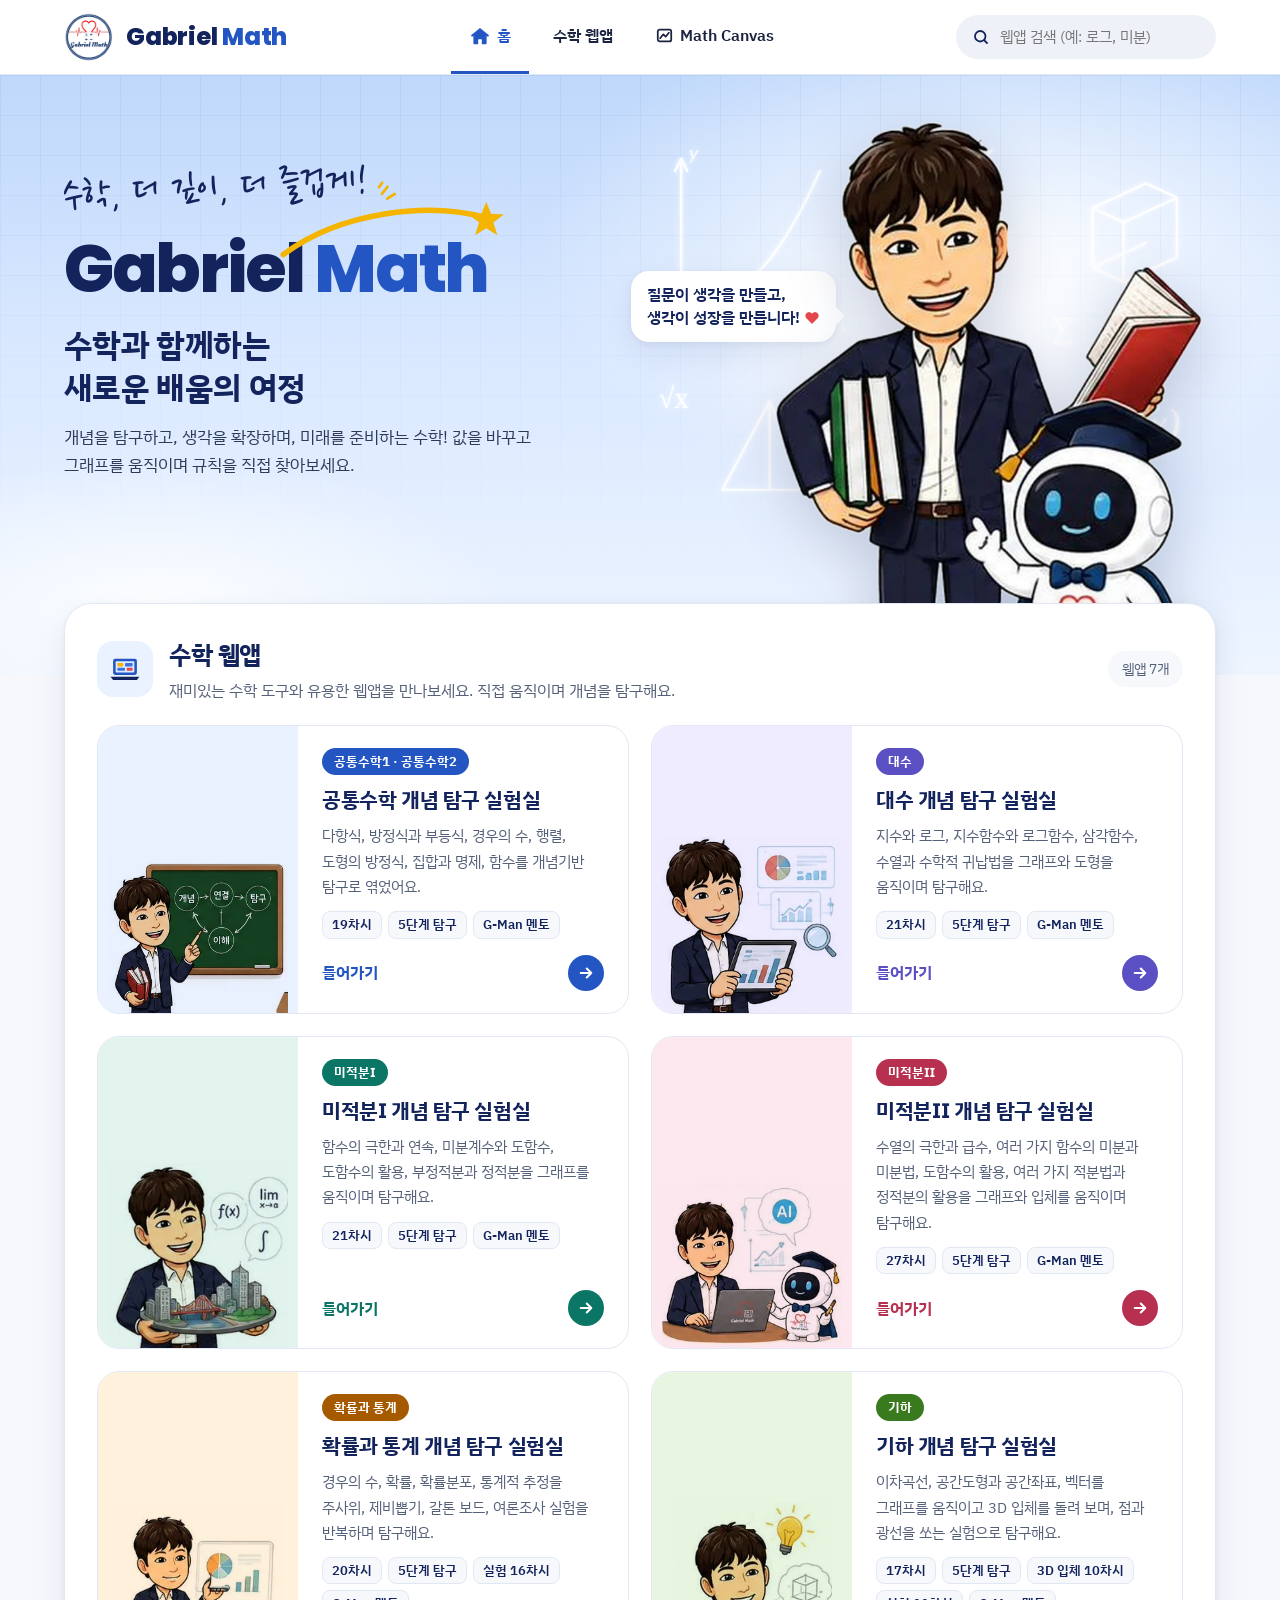
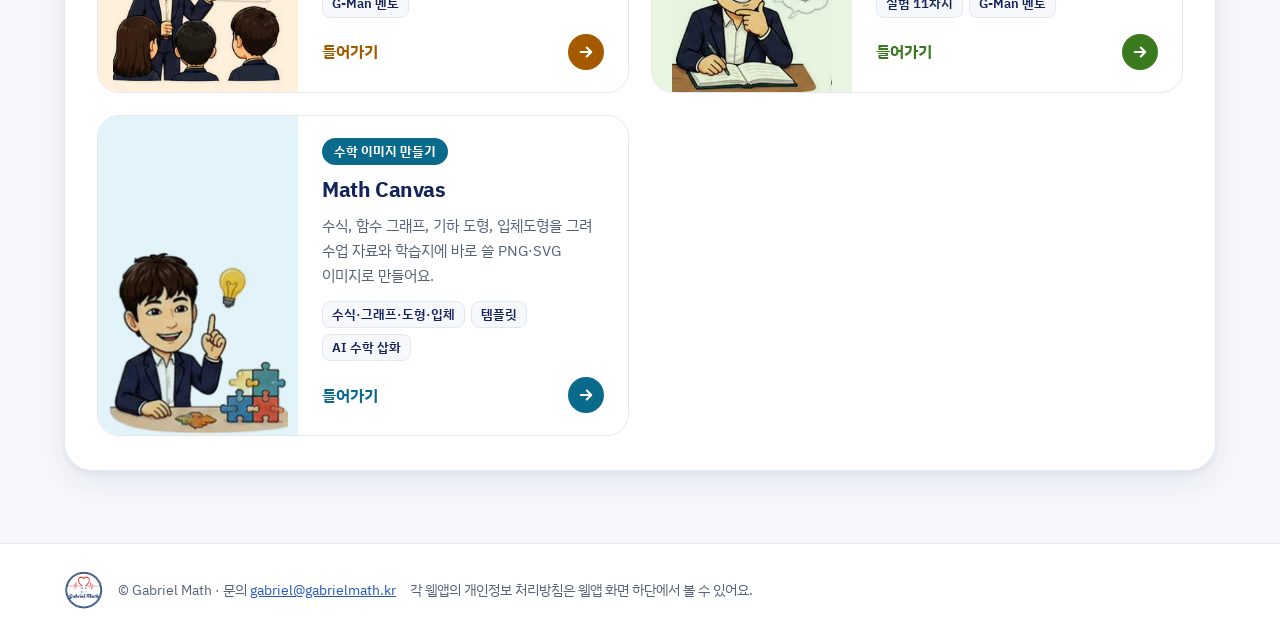
<file: index.html>
<!DOCTYPE html>
<html lang="ko">
<head>
<meta charset="UTF-8">
<meta name="viewport" content="width=device-width, initial-scale=1, viewport-fit=cover">
<meta name="color-scheme" content="light">
<meta name="referrer" content="strict-origin-when-cross-origin">
<title>Gabriel Math · 수학과 함께하는 새로운 배움의 여정</title>
<meta name="description" content="개념을 탐구하고 생각을 확장하는 수학 교육용 웹앱 모음. 공통수학, 대수, 미적분Ⅰ, 미적분Ⅱ, 확률과 통계, 기하 개념 탐구 실험실과 수학 이미지 제작 도구 Math Canvas.">
<link rel="icon" href="[data-uri]">
<link rel="preconnect" href="https://fonts.googleapis.com">
<link rel="preconnect" href="https://fonts.gstatic.com" crossorigin>
<link href="https://fonts.googleapis.com/css2?family=IBM+Plex+Sans+KR:wght@400;500;600;700&family=Nanum+Pen+Script&family=Poppins:wght@600;800&display=swap" rel="stylesheet">
<style>
:root{
  --navy:#13235B; --ink:#1A2440; --muted:#556079; --blue:#2356C2; --blue-2:#3A73E0; --sky:#DCEBFF;
  --gold:#F4B400; --line:#E2E8F3; --paper:#F6F8FC; --white:#FFFFFF;
  --tint-blue:#EAF1FF; --tint-violet:#EFECFF; --violet:#5B4FC4; --tint-teal:#E3F4EF; --teal:#0B7566; --tint-rose:#FCE8EE; --rose:#B8304F; --tint-amber:#FFF1DC; --amber:#A65A00; --tint-green:#E8F5E1; --green:#3A7A1F; --tint-sky:#E2F3FA; --sky-ink:#0A6A8C;
  --shadow:0 2px 6px rgba(19,35,91,.06),0 12px 32px rgba(19,35,91,.08);
  --sans:"IBM Plex Sans KR",system-ui,-apple-system,"Apple SD Gothic Neo","Malgun Gothic",sans-serif;
  --brand:"Poppins","IBM Plex Sans KR",system-ui,sans-serif;
  --pen:"Nanum Pen Script","IBM Plex Sans KR",cursive;
  color-scheme:light;
}
*,*::before,*::after{box-sizing:border-box}
:root{padding-top:env(safe-area-inset-top,0px);padding-bottom:env(safe-area-inset-bottom,0px)}
html{scroll-behavior:smooth;scroll-padding-top:calc(env(safe-area-inset-top,0px) + 84px)}
body{margin:0;background:var(--paper);color:var(--ink);font-family:var(--sans);line-height:1.65;word-break:keep-all;-webkit-font-smoothing:antialiased}
body::before{content:"";position:fixed;inset:0 0 auto;height:env(safe-area-inset-top,0px);z-index:60;background:var(--white)}
img{max-width:100%;display:block}
a{color:inherit}
:focus-visible{outline:3px solid var(--blue);outline-offset:3px;border-radius:6px}
.wrap{max-width:1200px;margin:0 auto;padding:0 24px}

/* ---------- header ---------- */
.top{position:sticky;top:env(safe-area-inset-top,0px);z-index:50;background:rgba(255,255,255,.96);backdrop-filter:saturate(1.4) blur(8px);border-bottom:1px solid var(--line)}
.top .wrap{display:flex;align-items:center;gap:28px;height:74px}
.logo{display:flex;align-items:center;gap:12px;text-decoration:none;flex:none}
.logo img{width:50px;height:50px}
.logo b{font-family:var(--brand);font-weight:800;font-size:1.5rem;letter-spacing:-.01em;color:var(--navy)}
.logo b span{color:var(--blue)}
.top nav{flex:1;display:flex;justify-content:center}
.menu{display:flex;gap:6px;margin:0;padding:0;list-style:none}
.menu a{display:flex;align-items:center;gap:6px;white-space:nowrap;height:74px;padding:0 18px;text-decoration:none;font-weight:600;font-size:1rem;color:var(--ink);border-bottom:3px solid transparent}
.menu a[aria-current="page"]{color:var(--blue);border-color:var(--blue)}
.menu a:hover{color:var(--blue)}
.menu svg{width:22px;height:22px}
.menu a.mc-link svg{width:19px;height:19px}
.search{display:flex;align-items:center;gap:8px;background:#EEF2F8;border-radius:999px;padding:0 16px;height:44px;width:min(260px,30vw);flex:none}
.search svg{width:18px;height:18px;flex:none;color:var(--navy)}
.search input{border:0;background:transparent;font:inherit;font-size:.92rem;width:100%;color:var(--ink);outline:none}
.search:focus-within{box-shadow:0 0 0 3px rgba(35,86,194,.25)}

/* ---------- hero ---------- */
.hero{position:relative;overflow:hidden;background:
  radial-gradient(60% 70% at 78% 30%,rgba(255,255,255,.9),rgba(255,255,255,0) 60%),
  radial-gradient(40% 35% at 12% 88%,rgba(255,255,255,.85),rgba(255,255,255,0) 70%),
  linear-gradient(180deg,#BFD8FB 0%,#D9E8FF 45%,#EEF5FF 100%)}
.hero::before{content:"";position:absolute;inset:0;background-image:linear-gradient(rgba(35,86,194,.06) 1px,transparent 1px),linear-gradient(90deg,rgba(35,86,194,.06) 1px,transparent 1px);background-size:40px 40px;-webkit-mask-image:linear-gradient(180deg,#000,transparent 85%);mask-image:linear-gradient(180deg,#000,transparent 85%)}
.hero .wrap{position:relative;display:grid;grid-template-columns:minmax(0,1fr) minmax(0,1fr);align-items:end;min-height:600px;padding-bottom:0}
.hero-copy{align-self:center;padding:56px 0 120px}
.tag{font-family:var(--pen);font-size:clamp(2rem,3.6vw,2.7rem);color:var(--navy);margin:0;line-height:1;display:inline-flex;align-items:flex-end;gap:6px;transform:rotate(-3deg);transform-origin:left bottom}
.tag svg{width:34px;height:34px}
.brandmark{position:relative;margin:18px 0 22px;font-family:var(--brand);font-weight:800;font-size:clamp(2.7rem,5.2vw,4.7rem);line-height:.95;letter-spacing:-.035em;color:var(--navy);white-space:nowrap}
.brandmark span{color:var(--blue)}
.brandmark{width:max-content;max-width:100%}
.brandmark .swoosh{position:absolute;left:3.2em;top:-.6em;width:3.6em;height:.96em;pointer-events:none;overflow:visible}
.hero h1{font-size:clamp(1.5rem,2.6vw,2rem);line-height:1.35;margin:0 0 14px;color:var(--navy);letter-spacing:-.02em}
.hero p.lead{margin:0 0 30px;color:#2E3A57;font-size:1.08rem;max-width:30em}

.stage{position:relative;height:100%;min-height:600px}
.glow{position:absolute;right:4%;bottom:40px;width:min(480px,92%);aspect-ratio:1;border-radius:50%;background:radial-gradient(circle,rgba(255,255,255,.95) 0%,rgba(255,255,255,.55) 40%,rgba(255,255,255,0) 70%)}
.doodles{position:absolute;inset:0;width:100%;height:100%;overflow:visible}
.doodles *{vector-effect:non-scaling-stroke}
.char{position:absolute;right:2%;bottom:34px;width:min(430px,82%);height:auto;filter:drop-shadow(0 18px 30px rgba(19,35,91,.22));animation:rise .9s cubic-bezier(.2,.8,.2,1) both}
@keyframes rise{from{opacity:0;transform:translateY(24px)}to{opacity:1;transform:none}}
.bubble{position:absolute;right:66%;top:30%;background:#fff;border-radius:18px;padding:12px 16px;font-weight:600;font-size:.98rem;line-height:1.5;color:var(--navy);box-shadow:var(--shadow);white-space:nowrap}
.bubble::after{content:"";position:absolute;right:-9px;bottom:16px;border:10px solid transparent;border-left-color:#fff;border-right:0}
.bubble i{font-style:normal;color:#E5484D}

/* ---------- apps ---------- */
.apps{position:relative;margin-top:-72px;z-index:2}
.panel{background:var(--white);border-radius:28px;box-shadow:var(--shadow);padding:30px 32px 34px;border:1px solid var(--line)}
.panel-head{display:flex;align-items:center;gap:16px;flex-wrap:wrap;margin-bottom:22px}
.panel-head .ic{width:56px;height:56px;border-radius:16px;background:var(--tint-blue);display:grid;place-items:center;flex:none}
.panel-head .ic svg{width:34px;height:34px}
.panel-head h2{margin:0;font-size:1.55rem;letter-spacing:-.02em;color:var(--navy)}
.panel-head p{margin:2px 0 0;color:var(--muted)}
.panel-head .count{margin-left:auto;font-size:.9rem;color:var(--muted);background:var(--paper);border-radius:999px;padding:6px 14px}
.grid{display:grid;grid-template-columns:repeat(2,minmax(0,1fr));gap:22px}
.app{display:grid;grid-template-columns:200px minmax(0,1fr);gap:0;text-decoration:none;color:var(--ink);border-radius:22px;overflow:hidden;border:1px solid var(--line);background:var(--white);transition:box-shadow .2s,transform .2s}
.app:hover{box-shadow:var(--shadow);transform:translateY(-2px)}
.app .thumb{background:var(--tint-blue);display:flex;align-items:flex-end;justify-content:center;padding:18px 10px 0;position:relative}
.app.alg .thumb{background:var(--tint-violet)}
.app .thumb img{width:100%;height:auto;max-height:190px;object-fit:contain;object-position:bottom;mix-blend-mode:multiply}
.app .body{padding:22px 24px 22px;display:flex;flex-direction:column;gap:10px}
.chip{align-self:flex-start;font-size:.8rem;font-weight:700;color:#fff;background:var(--blue);border-radius:999px;padding:3px 12px}
.app.alg .chip{background:var(--violet)}
.app h3{margin:0;font-size:1.3rem;letter-spacing:-.02em;color:var(--navy);line-height:1.35}
.app p{margin:0;color:var(--muted);font-size:.96rem}
.meta{display:flex;flex-wrap:wrap;gap:6px;margin:2px 0 0;padding:0;list-style:none}
.meta li{font-size:.8rem;font-weight:600;color:var(--navy);background:var(--paper);border:1px solid var(--line);border-radius:8px;padding:2px 9px}
.go{margin-top:auto;display:flex;align-items:center;justify-content:space-between;padding-top:6px;font-weight:700;color:var(--blue)}
.app.alg .go{color:var(--violet)}
.go .arr{width:36px;height:36px;border-radius:50%;background:var(--blue);display:grid;place-items:center;color:#fff}
.app.alg .go .arr{background:var(--violet)}
.app.cal .thumb{background:var(--tint-teal)}
.app.cal .chip{background:var(--teal)}
.app.cal .go{color:var(--teal)}
.app.cal .go .arr{background:var(--teal)}
.app.c2 .thumb{background:var(--tint-rose)}
.app.c2 .chip{background:var(--rose)}
.app.c2 .go{color:var(--rose)}
.app.c2 .go .arr{background:var(--rose)}
.app.ps .thumb{background:var(--tint-amber)}
.app.ps .chip{background:var(--amber)}
.app.ps .go{color:var(--amber)}
.app.ps .go .arr{background:var(--amber)}
.app.mc .thumb{background:var(--tint-sky)}
.app.mc .chip{background:var(--sky-ink)}
.app.mc .go{color:var(--sky-ink)}
.app.mc .go .arr{background:var(--sky-ink)}
.app.geo .thumb{background:var(--tint-green)}
.app.geo .chip{background:var(--green)}
.app.geo .go{color:var(--green)}
.app.geo .go .arr{background:var(--green)}
.go .arr svg{width:18px;height:18px}
.empty{display:none;margin:8px 0 0;color:var(--muted)}

/* ---------- footer ---------- */
footer{margin-top:72px;border-top:1px solid var(--line);background:var(--white)}
footer .wrap{display:flex;align-items:center;gap:14px;flex-wrap:wrap;padding-top:26px;padding-bottom:calc(30px + env(safe-area-inset-bottom,0px));color:var(--muted);font-size:.9rem}
footer img{width:40px;height:40px}
footer a{color:var(--blue)}

@media (max-width:960px){
  .search{display:none}
  .top nav{justify-content:flex-end}
  .hero .wrap{grid-template-columns:1fr;min-height:0}
  .hero-copy{padding:40px 0 8px;text-align:left}
  .stage{min-height:400px;margin-top:44px}
  .tag{font-size:clamp(1.6rem,7vw,2.2rem);white-space:nowrap}
  .char{right:50%;transform:translateX(50%);width:min(330px,72%);bottom:30px;animation:none}
  .glow{right:50%;transform:translateX(50%);bottom:10px;width:420px}
  .bubble{right:auto;left:2%;top:12%;font-size:.88rem}
  .bubble::after{display:none}
  .apps{margin-top:-40px}
  .grid{grid-template-columns:1fr}
}
@media (max-width:560px){
  .wrap{padding:0 16px}
  .top .wrap{gap:10px;height:64px}
  .logo img{width:40px;height:40px}
  .logo b{font-size:1.2rem}
  .menu a{height:64px;padding:0 10px;font-size:.95rem}
  .menu a .t-home{display:none}
  .menu{gap:0}
  .menu a.mc-link svg{display:none}
  .panel{padding:22px 18px 24px;border-radius:22px}
  .panel-head .count{display:none}
  .app{grid-template-columns:1fr}
  .app .thumb{height:180px;padding-top:14px}
  .app .thumb img{max-height:166px;width:auto}
  .bubble{display:none}
}
@media (max-width:720px){
  .top .wrap{gap:14px}
  .menu a{padding:0 10px}
  .menu a.mc-link svg{display:none}
  .logo b{font-size:1.25rem}
}
@media (max-width:480px){
  .logo b{display:none}
  .top nav{justify-content:flex-end}
}
@media (prefers-reduced-motion:reduce){*{animation:none!important;transition:none!important}html{scroll-behavior:auto}}
</style>
</head>
<body>
<header class="top">
  <div class="wrap">
    <a class="logo" href="/" aria-label="Gabriel Math 처음 화면"><img src="[data-uri]" alt="" width="50" height="50"><b>Gabriel <span>Math</span></b></a>
    <nav aria-label="주 메뉴">
      <ul class="menu">
        <li><a href="/" aria-current="page"><svg viewBox="0 0 24 24" fill="currentColor" aria-hidden="true"><path d="M12 3.2 2.6 11a1 1 0 0 0 1.3 1.5l.9-.8V20a1 1 0 0 0 1 1h4.2v-5.5h4v5.5h4.2a1 1 0 0 0 1-1v-8.3l.9.8A1 1 0 0 0 21.4 11Z"/></svg><span class="t-home">홈</span></a></li>
        <li><a href="#apps">수학 웹앱</a></li>
        <li><a href="/mathcanvas/" class="mc-link"><svg viewBox="0 0 24 24" fill="none" stroke="currentColor" stroke-width="2.2" stroke-linecap="round" stroke-linejoin="round" aria-hidden="true"><rect x="3.5" y="4.5" width="17" height="15" rx="2.5"/><path d="m6.5 15.5 4-5 3 3 4-5"/></svg>Math Canvas</a></li>
      </ul>
    </nav>
    <form class="search" role="search" id="searchForm">
      <svg viewBox="0 0 24 24" fill="none" stroke="currentColor" stroke-width="2.4" stroke-linecap="round" aria-hidden="true"><circle cx="11" cy="11" r="7"/><path d="m20 20-3.6-3.6"/></svg>
      <label for="q" class="vh" style="position:absolute;width:1px;height:1px;overflow:hidden;clip:rect(0 0 0 0)">웹앱 검색</label>
      <input id="q" type="search" placeholder="웹앱 검색 (예: 로그, 미분)" autocomplete="off">
    </form>
  </div>
</header>

<main>
  <section class="hero" aria-labelledby="heroTitle">
    <div class="wrap">
      <div class="hero-copy">
        <p class="tag">수학, 더 깊이, 더 즐겁게!<svg viewBox="0 0 40 40" aria-hidden="true"><g stroke="#F4B400" stroke-width="3.2" stroke-linecap="round"><path d="M8 30 15 22"/><path d="M14 36 23 31"/><path d="M5 22 9 17"/></g></svg></p>
        <div class="brandmark" aria-label="Gabriel Math">
          <svg class="swoosh" viewBox="0 0 300 80" aria-hidden="true"><path d="M8 72 C 80 18, 190 6, 262 26" fill="none" stroke="#F4B400" stroke-width="7" stroke-linecap="round"/><path d="M262 6 268 21 284 22 271 32 276 48 262 39 248 48 253 32 240 22 256 21Z" fill="#F4B400"/></svg>
          Gabriel <span>Math</span>
        </div>
        <h1 id="heroTitle">수학과 함께하는<br>새로운 배움의 여정</h1>
        <p class="lead">개념을 탐구하고, 생각을 확장하며, 미래를 준비하는 수학! 값을 바꾸고 그래프를 움직이며 규칙을 직접 찾아보세요.</p>
      </div>
      <div class="stage" aria-hidden="true">
        <div class="glow"></div>
        <svg class="doodles" viewBox="0 0 560 560" preserveAspectRatio="xMidYMax meet">
          <defs><filter id="neon" x="-50%" y="-50%" width="200%" height="200%"><feGaussianBlur stdDeviation="2.4" result="b"/><feMerge><feMergeNode in="b"/><feMergeNode in="SourceGraphic"/></feMerge></filter></defs>
          <g fill="none" stroke="#FFFFFF" stroke-width="2.4" stroke-linecap="round" stroke-linejoin="round" filter="url(#neon)" opacity=".95">
            <path d="M40 210 V60 M40 210 H190"/><path d="m34 70 6-12 6 12M180 204l12 6-12 6"/>
            <path d="M50 200 C 95 196, 130 170, 175 70"/>
            <text x="48" y="58" fill="#FFFFFF" stroke="none" font-family="Poppins,sans-serif" font-style="italic" font-size="16">y</text>
            <text x="194" y="228" fill="#FFFFFF" stroke="none" font-family="Poppins,sans-serif" font-style="italic" font-size="16">x</text>
            <path d="M470 120 l52 -24 l0 58 l-52 24 Z M470 120 l-0 58 M470 120 l-30 -14 l52 -24 l30 14 M440 106 v58 l30 14 M440 164 l52 -24"/>
            <path d="M80 380 l46 -86 l40 86 Z M126 294 v86"/>
            <circle cx="300" cy="78" r="26"/><path d="M290 108 h20 M292 116 h16 M300 52 v-14 M268 60 l-10-10 M332 60 l10-10"/>
          </g>
          <g fill="#FFFFFF" font-family="'STIX Two Text','Times New Roman',serif" font-style="italic" filter="url(#neon)">
            <text x="230" y="170" font-size="54">π</text>
            <text x="470" y="330" font-size="40">f(x)</text>
            <text x="400" y="232" font-size="30">∑</text>
            <text x="18" y="300" font-size="28" font-style="normal">√x</text>
          </g>
        </svg>
        <p class="bubble">질문이 생각을 만들고,<br>생각이 성장을 만듭니다! <i>♥</i></p>
        <img class="char" src="[data-uri]" alt="" width="618" height="749">
      </div>
    </div>
  </section>

  <section class="apps" id="apps" aria-labelledby="appsTitle">
    <div class="wrap">
      <div class="panel">
        <div class="panel-head">
          <span class="ic" aria-hidden="true"><svg viewBox="0 0 40 40"><rect x="6" y="8" width="28" height="19" rx="2.5" fill="#2356C2"/><rect x="9" y="11" width="22" height="13" rx="1" fill="#DCEBFF"/><rect x="11" y="13" width="7" height="4" rx="1" fill="#F4B400"/><rect x="20" y="13" width="9" height="4" rx="1" fill="#3A73E0"/><rect x="11" y="18.5" width="9" height="3.5" rx="1" fill="#3A73E0"/><rect x="22" y="18.5" width="7" height="3.5" rx="1" fill="#E5484D"/><path d="M3 29h34l-3 4H6Z" fill="#13235B"/></svg></span>
          <div><h2 id="appsTitle">수학 웹앱</h2><p>재미있는 수학 도구와 유용한 웹앱을 만나보세요. 직접 움직이며 개념을 탐구해요.</p></div>
          <span class="count" id="count">웹앱 7개</span>
        </div>
        <div class="grid" id="grid">
          <a class="app m1" href="/math1/" data-k="공통수학 공통수학1 공통수학2 다항식 방정식 부등식 경우의 수 행렬 도형의 방정식 집합 명제 함수 그래프 고1">
            <div class="thumb"><img src="[data-uri]" alt="" width="313" height="283" loading="lazy"></div>
            <div class="body">
              <span class="chip">공통수학1 · 공통수학2</span>
              <h3>공통수학 개념 탐구 실험실</h3>
              <p>다항식, 방정식과 부등식, 경우의 수, 행렬, 도형의 방정식, 집합과 명제, 함수를 개념기반 탐구로 엮었어요.</p>
              <ul class="meta"><li>19차시</li><li>5단계 탐구</li><li>G-Man 멘토</li></ul>
              <span class="go">들어가기<span class="arr"><svg viewBox="0 0 24 24" fill="none" stroke="currentColor" stroke-width="2.8" stroke-linecap="round" stroke-linejoin="round" aria-hidden="true"><path d="M5 12h14M13 6l6 6-6 6"/></svg></span></span>
            </div>
          </a>
          <a class="app alg" href="/algebra/" data-k="대수 지수 로그 지수함수 로그함수 삼각함수 사인법칙 코사인법칙 수열 등차수열 등비수열 시그마 합 수학적 귀납법 고2">
            <div class="thumb"><img src="[data-uri]" alt="" width="265" height="260" loading="lazy"></div>
            <div class="body">
              <span class="chip">대수</span>
              <h3>대수 개념 탐구 실험실</h3>
              <p>지수와 로그, 지수함수와 로그함수, 삼각함수, 수열과 수학적 귀납법을 그래프와 도형을 움직이며 탐구해요.</p>
              <ul class="meta"><li>21차시</li><li>5단계 탐구</li><li>G-Man 멘토</li></ul>
              <span class="go">들어가기<span class="arr"><svg viewBox="0 0 24 24" fill="none" stroke="currentColor" stroke-width="2.8" stroke-linecap="round" stroke-linejoin="round" aria-hidden="true"><path d="M5 12h14M13 6l6 6-6 6"/></svg></span></span>
            </div>
          </a>
          <a class="app cal" href="/calculus1/" data-k="미적분 미적분Ⅰ 미적분1 극한 좌극한 우극한 연속 사잇값 정리 미분 미분계수 도함수 접선 평균값 정리 극대 극소 증가 감소 속도 가속도 적분 부정적분 정적분 넓이 거리 고2">
            <div class="thumb"><img src="[data-uri]" alt="" width="222" height="230" loading="lazy"></div>
            <div class="body">
              <span class="chip">미적분Ⅰ</span>
              <h3>미적분Ⅰ 개념 탐구 실험실</h3>
              <p>함수의 극한과 연속, 미분계수와 도함수, 도함수의 활용, 부정적분과 정적분을 그래프를 움직이며 탐구해요.</p>
              <ul class="meta"><li>21차시</li><li>5단계 탐구</li><li>G-Man 멘토</li></ul>
              <span class="go">들어가기<span class="arr"><svg viewBox="0 0 24 24" fill="none" stroke="currentColor" stroke-width="2.8" stroke-linecap="round" stroke-linejoin="round" aria-hidden="true"><path d="M5 12h14M13 6l6 6-6 6"/></svg></span></span>
            </div>
          </a>
          <a class="app c2" href="/calculus2/" data-k="미적분 미적분Ⅱ 미적분2 수열의 극한 급수 등비급수 e 자연로그 지수함수 로그함수 삼각함수 덧셈정리 몫의 미분법 합성함수 매개변수 음함수 역함수 이계도함수 변곡점 치환적분 부분적분 구분구적법 넓이 부피 속도 거리 고3">
            <div class="thumb"><img src="[data-uri]" alt="" width="279" height="256" loading="lazy"></div>
            <div class="body">
              <span class="chip">미적분Ⅱ</span>
              <h3>미적분Ⅱ 개념 탐구 실험실</h3>
              <p>수열의 극한과 급수, 여러 가지 함수의 미분과 미분법, 도함수의 활용, 여러 가지 적분법과 정적분의 활용을 그래프와 입체를 움직이며 탐구해요.</p>
              <ul class="meta"><li>27차시</li><li>5단계 탐구</li><li>G-Man 멘토</li></ul>
              <span class="go">들어가기<span class="arr"><svg viewBox="0 0 24 24" fill="none" stroke="currentColor" stroke-width="2.8" stroke-linecap="round" stroke-linejoin="round" aria-hidden="true"><path d="M5 12h14M13 6l6 6-6 6"/></svg></span></span>
            </div>
          </a>
          <a class="app ps" href="/prob-stats/" data-k="확률과 통계 확통 경우의 수 중복순열 같은 것이 있는 순열 중복조합 이항정리 파스칼의 삼각형 확률 통계적 확률 수학적 확률 덧셈정리 여사건 조건부확률 곱셈정리 독립 종속 독립시행 확률변수 확률분포 기댓값 평균 분산 표준편차 이항분포 큰 수의 법칙 정규분포 표준화 갈톤 보드 모집단 표본 임의추출 표본평균 신뢰구간 모평균 모비율 추정 여론조사 실험 시뮬레이션 고2 고3">
            <div class="thumb"><img src="[data-uri]" alt="" width="242" height="272" loading="lazy"></div>
            <div class="body">
              <span class="chip">확률과 통계</span>
              <h3>확률과 통계 개념 탐구 실험실</h3>
              <p>경우의 수, 확률, 확률분포, 통계적 추정을 주사위, 제비뽑기, 갈톤 보드, 여론조사 실험을 반복하며 탐구해요.</p>
              <ul class="meta"><li>20차시</li><li>5단계 탐구</li><li>실험 16차시</li><li>G-Man 멘토</li></ul>
              <span class="go">들어가기<span class="arr"><svg viewBox="0 0 24 24" fill="none" stroke="currentColor" stroke-width="2.8" stroke-linecap="round" stroke-linejoin="round" aria-hidden="true"><path d="M5 12h14M13 6l6 6-6 6"/></svg></span></span>
            </div>
          </a>
          <a class="app geo" href="/geo/" data-k="기하 이차곡선 포물선 타원 쌍곡선 초점 준선 점근선 원뿔 단면 접선 판별식 반사 공간도형 위치 관계 꼬인 위치 삼수선 정리 이면각 정사영 좌표공간 공간좌표 두 점 사이의 거리 내분점 무게중심 구 구의 방정식 벡터 위치벡터 성분 내적 방향벡터 법선벡터 직선의 방정식 평면의 방정식 3D 입체 실험 고2 고3">
            <div class="thumb"><img src="[data-uri]" alt="" width="265" height="314" loading="lazy"></div>
            <div class="body">
              <span class="chip">기하</span>
              <h3>기하 개념 탐구 실험실</h3>
              <p>이차곡선, 공간도형과 공간좌표, 벡터를 그래프를 움직이고 3D 입체를 돌려 보며, 점과 광선을 쏘는 실험으로 탐구해요.</p>
              <ul class="meta"><li>17차시</li><li>5단계 탐구</li><li>3D 입체 10차시</li><li>실험 11차시</li><li>G-Man 멘토</li></ul>
              <span class="go">들어가기<span class="arr"><svg viewBox="0 0 24 24" fill="none" stroke="currentColor" stroke-width="2.8" stroke-linecap="round" stroke-linejoin="round" aria-hidden="true"><path d="M5 12h14M13 6l6 6-6 6"/></svg></span></span>
            </div>
          </a>
          <a class="app mc" href="/mathcanvas/" data-k="Math Canvas 매스캔버스 수학 이미지 그림 만들기 수식 이미지 LaTeX 함수 그래프 도형 기하 작도 입체도형 3D 원뿔 원기둥 직육면체 삽화 학습지 수업 자료 PPT 한글 PNG SVG 템플릿 AI 삽화 교사 학생">
            <div class="thumb"><img src="[data-uri]" alt="" width="185" height="189" loading="lazy"></div>
            <div class="body">
              <span class="chip">수학 이미지 만들기</span>
              <h3>Math Canvas</h3>
              <p>수식, 함수 그래프, 기하 도형, 입체도형을 그려 수업 자료와 학습지에 바로 쓸 PNG·SVG 이미지로 만들어요.</p>
              <ul class="meta"><li>수식·그래프·도형·입체</li><li>템플릿</li><li>AI 수학 삽화</li></ul>
              <span class="go">들어가기<span class="arr"><svg viewBox="0 0 24 24" fill="none" stroke="currentColor" stroke-width="2.8" stroke-linecap="round" stroke-linejoin="round" aria-hidden="true"><path d="M5 12h14M13 6l6 6-6 6"/></svg></span></span>
            </div>
          </a>
        </div>
        <p class="empty" id="empty">찾는 웹앱이 없어요. 다른 낱말로 검색해 보세요.</p>
      </div>
    </div>
  </section>
</main>

<footer>
  <div class="wrap">
    <img src="[data-uri]" alt="" width="40" height="40">
    <span>© Gabriel Math · 문의 <a href="mailto:gabriel@gabrielmath.kr">gabriel@gabrielmath.kr</a></span>
    <span>각 웹앱의 개인정보 처리방침은 웹앱 화면 하단에서 볼 수 있어요.</span>
  </div>
</footer>

<script>
(function(){
  var q=document.getElementById('q'),apps=[].slice.call(document.querySelectorAll('#grid .app')),empty=document.getElementById('empty'),count=document.getElementById('count');
  function filter(){
    var t=(q.value||'').trim().replace(/\s+/g,'');var shown=0;
    apps.forEach(function(a){var text=(a.dataset.k+a.textContent).replace(/\s+/g,'');var ok=!t||text.indexOf(t)>=0;a.hidden=!ok;a.style.display=ok?'':'none';if(ok)shown++;});
    empty.style.display=shown?'none':'block';count.textContent=t?('검색 결과 '+shown+'개'):('웹앱 '+apps.length+'개');
  }
  q.addEventListener('input',filter);
  document.getElementById('searchForm').addEventListener('submit',function(e){e.preventDefault();filter();document.getElementById('apps').scrollIntoView({behavior:matchMedia('(prefers-reduced-motion: reduce)').matches?'auto':'smooth'});});
})();
</script>
</body>
</html>
</file>
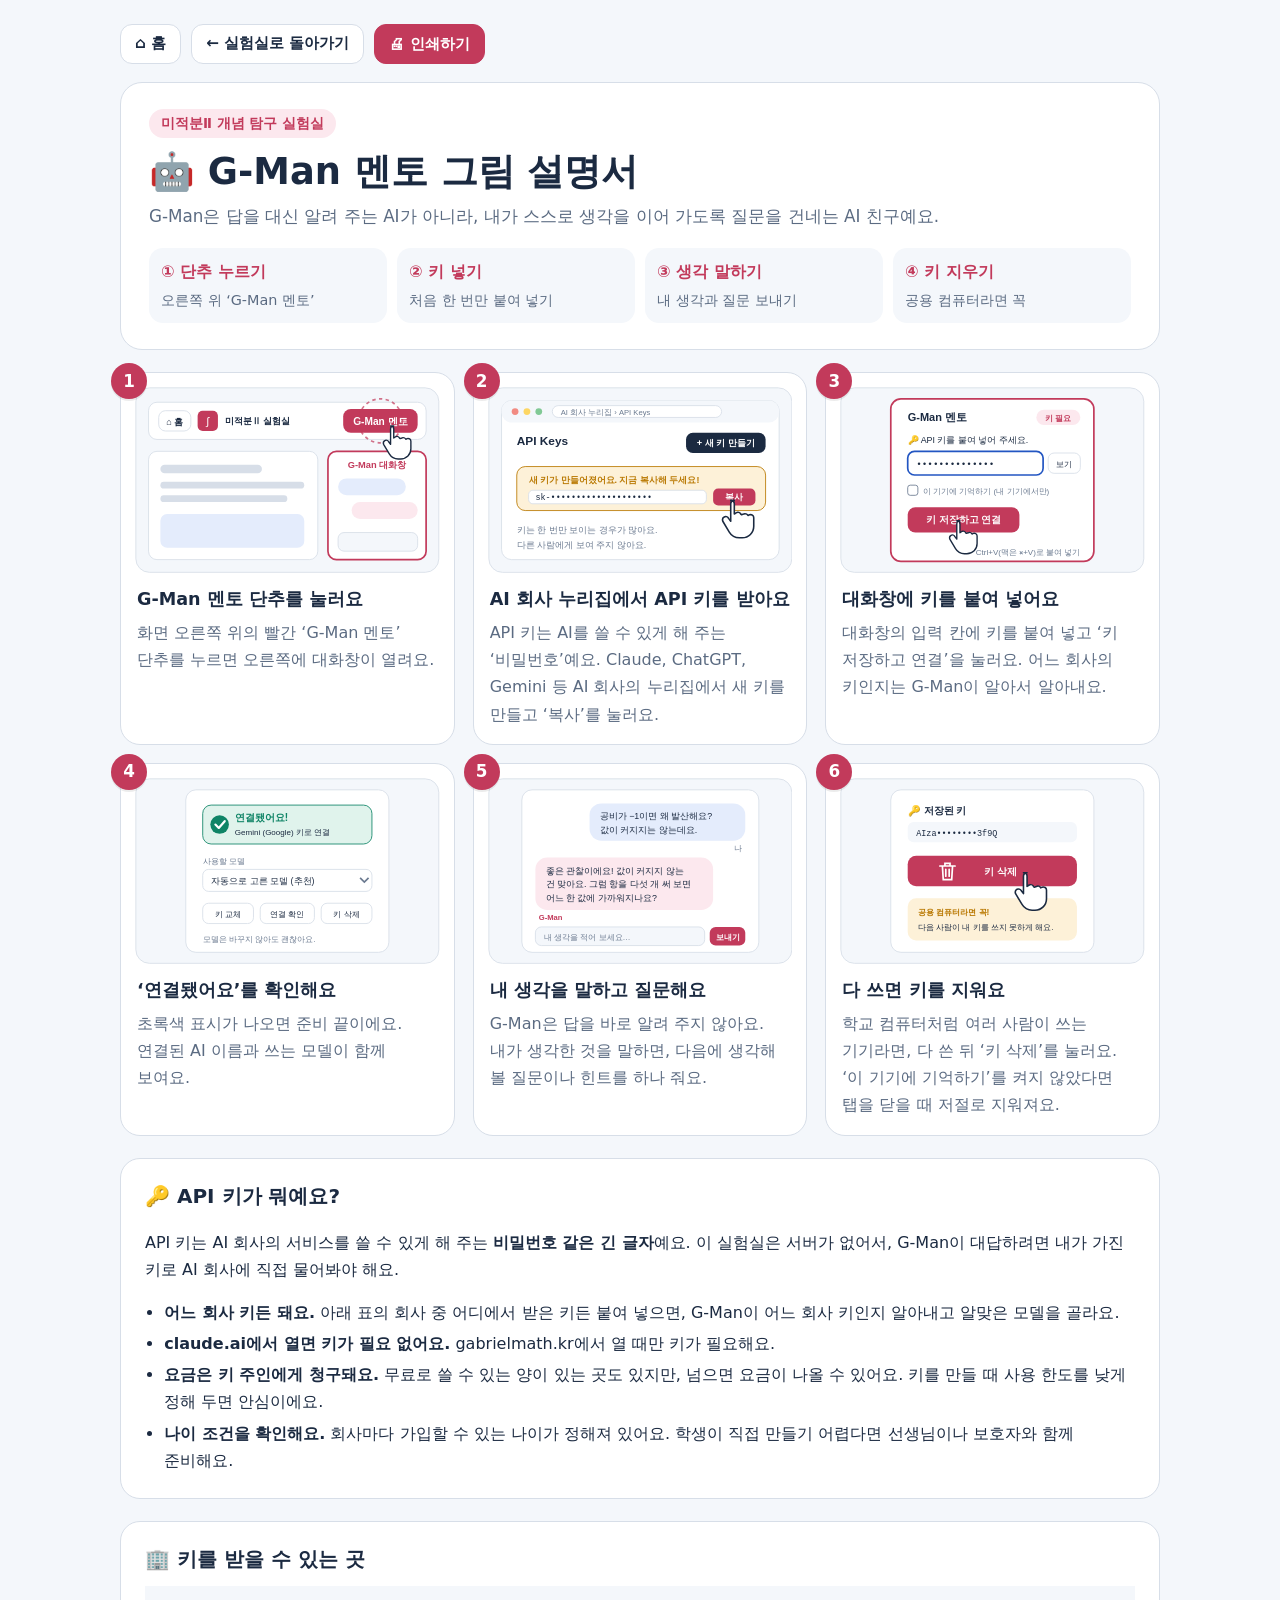
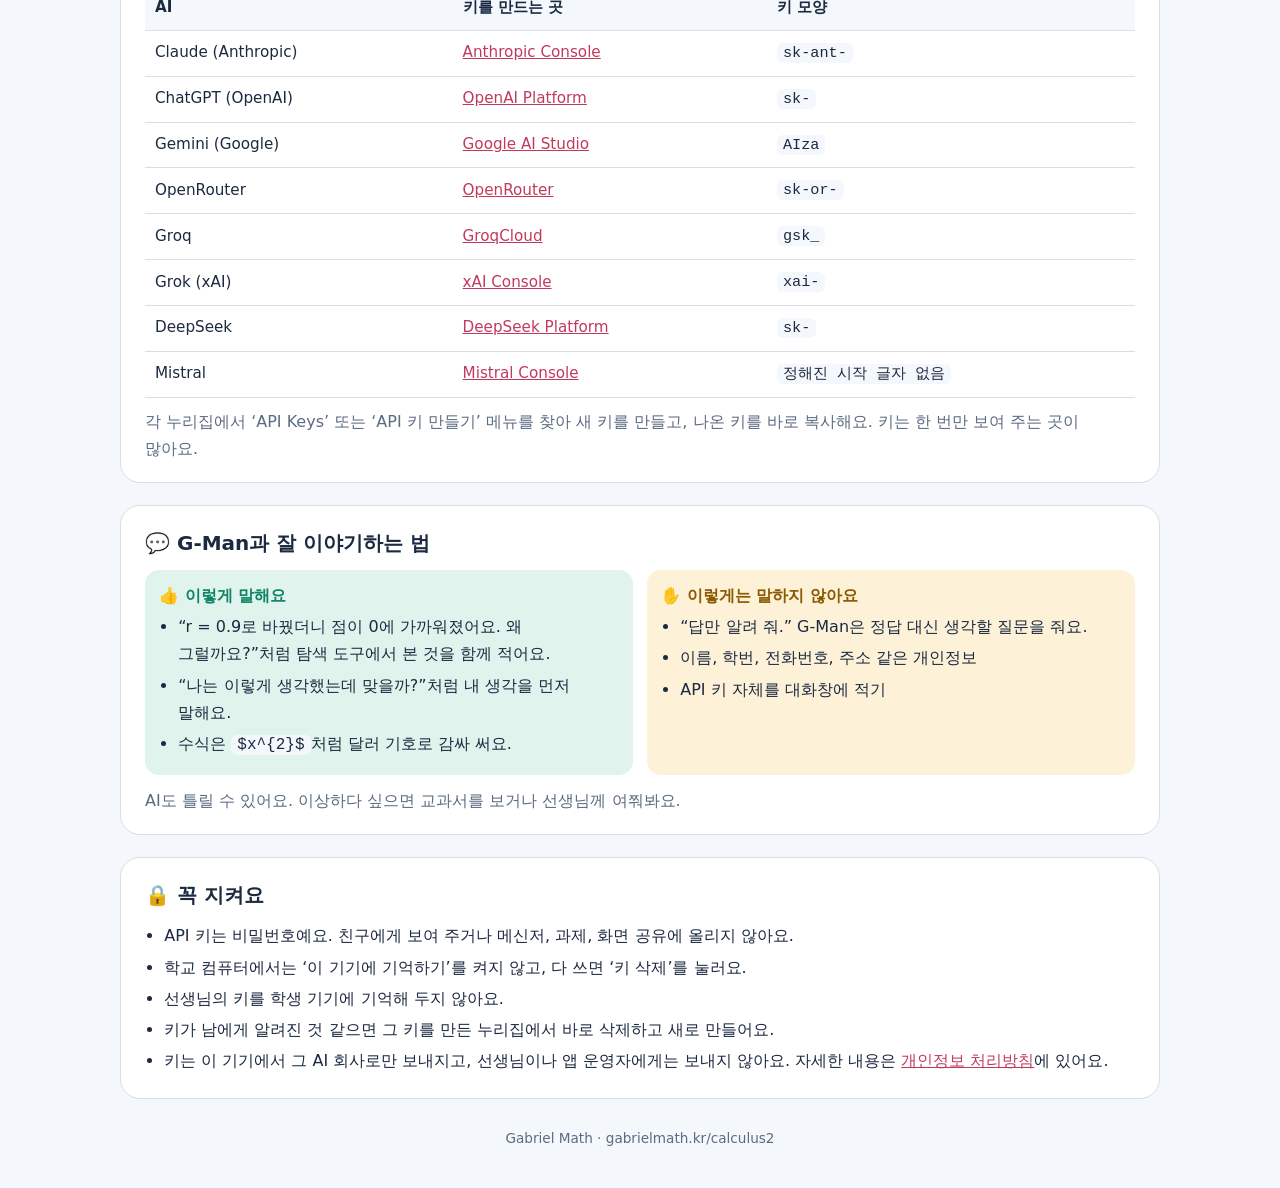
<file: calculus2/gman-guide.html>
<!doctype html>
<html lang="ko"><head><meta charset="utf-8"><meta name="viewport" content="width=device-width, initial-scale=1, viewport-fit=cover">
<title>G-Man 멘토 그림 설명서 · 미적분Ⅱ 개념 탐구 실험실</title>
<meta name="description" content="미적분Ⅱ 개념 탐구 실험실의 AI 학습 도우미 G-Man 멘토를 쓰는 방법을 그림으로 설명해요.">
<link rel="icon" href="data:image/svg+xml,%3Csvg xmlns='http://www.w3.org/2000/svg' viewBox='0 0 100 100'%3E%3Ctext y='.9em' font-size='90'%3E🤖%3C/text%3E%3C/svg%3E">
<style>
:root{--ink:#1B2A41;--mut:#5B6B82;--line:#D7DEE8;--bg:#F4F7FB;--paper:#fff;--rose:#C23A5B;--rose-s:#FCE8EE;--amb:#8A5A00;--amb-s:#FDF1D8;--green:#0F8466;--green-s:#E0F3EC}
*{box-sizing:border-box}
html{color-scheme:light}
body{margin:0;background:var(--bg);color:var(--ink);font-family:'IBM Plex Sans KR','Apple SD Gothic Neo','Malgun Gothic',system-ui,sans-serif;line-height:1.7;word-break:keep-all}
.wrap{max-width:1080px;margin:0 auto;padding:24px 20px 48px}
.top{display:flex;gap:10px;align-items:center;flex-wrap:wrap;margin-bottom:18px}
.btn{display:inline-flex;align-items:center;gap:6px;height:40px;padding:0 14px;border-radius:12px;border:1px solid var(--line);background:var(--paper);color:var(--ink);font-weight:700;text-decoration:none;font-size:.95rem;cursor:pointer;font-family:inherit}
.btn:hover{border-color:var(--rose);color:var(--rose)}
.btn.main{background:var(--rose);border-color:var(--rose);color:#fff}
.btn.main:hover{color:#fff;filter:brightness(1.05)}
.btn:focus-visible{outline:3px solid var(--rose);outline-offset:2px}
header.hero{background:var(--paper);border:1px solid var(--line);border-radius:22px;padding:26px 28px;margin-bottom:22px}
.tag{display:inline-block;background:var(--rose-s);color:var(--rose);font-weight:700;font-size:.85rem;padding:3px 12px;border-radius:999px}
h1{font-size:clamp(1.6rem,3.6vw,2.3rem);margin:10px 0 6px;line-height:1.3}
.lead{color:var(--mut);margin:0;font-size:1.05rem}
.steps4{display:grid;grid-template-columns:repeat(4,1fr);gap:10px;margin-top:18px}
.steps4 div{background:var(--bg);border-radius:14px;padding:10px 12px}
.steps4 b{display:block;color:var(--rose)}
.steps4 span{font-size:.9rem;color:var(--mut)}
.grid{display:grid;grid-template-columns:repeat(auto-fill,minmax(300px,1fr));gap:18px}
.card{position:relative;margin:0;background:var(--paper);border:1px solid var(--line);border-radius:20px;padding:14px 14px 16px;break-inside:avoid}
.card .num{position:absolute;top:-10px;left:-10px;width:36px;height:36px;border-radius:50%;background:var(--rose);color:#fff;font-weight:800;display:grid;place-items:center;font-size:1.05rem;box-shadow:0 2px 0 rgba(0,0,0,.08)}
.card svg{width:100%;height:auto;display:block}
.card h3{margin:12px 2px 4px;font-size:1.1rem}
.card p{margin:0 2px;color:var(--mut)}
section.box{background:var(--paper);border:1px solid var(--line);border-radius:20px;padding:20px 24px;margin-top:22px;break-inside:avoid}
section.box h2{font-size:1.25rem;margin:0 0 10px}
.tbl{overflow-x:auto}
table{border-collapse:collapse;width:100%;min-width:480px}
th,td{text-align:left;padding:9px 10px;border-bottom:1px solid var(--line);font-size:.95rem}
th{background:var(--bg)}
code{font-family:ui-monospace,SFMono-Regular,Menlo,Consolas,monospace;background:var(--bg);padding:1px 6px;border-radius:6px}
a{color:var(--rose)}
ul{margin:0;padding-left:1.2em} li{margin:4px 0}
.two{display:grid;grid-template-columns:1fr 1fr;gap:14px}
.good,.bad{border-radius:14px;padding:12px 14px}
.good{background:var(--green-s)} .bad{background:var(--amb-s)}
.good b{color:var(--green)} .bad b{color:var(--amb)}
.warn{background:var(--amb-s);border-color:#F0D9A8}
footer{text-align:center;color:var(--mut);font-size:.85rem;margin-top:28px}
@media (max-width:720px){.steps4{grid-template-columns:1fr 1fr}.two{grid-template-columns:1fr}header.hero{padding:20px}}
@media print{body{background:#fff}.top{display:none}.wrap{padding:0}header.hero,section.box,.card{border-color:#bbb}.grid{grid-template-columns:1fr 1fr}a{color:var(--ink);text-decoration:none}}
</style></head>
<body><div class="wrap">
<nav class="top" aria-label="이동">
<a class="btn" href="https://gabrielmath.kr/">⌂ 홈</a>
<a class="btn" href="./#mentor">← 실험실로 돌아가기</a>
<button class="btn main" type="button" onclick="window.print()">🖨 인쇄하기</button>
</nav>
<header class="hero">
<span class="tag">미적분Ⅱ 개념 탐구 실험실</span>
<h1>🤖 G-Man 멘토 그림 설명서</h1>
<p class="lead">G-Man은 답을 대신 알려 주는 AI가 아니라, 내가 스스로 생각을 이어 가도록 질문을 건네는 AI 친구예요.</p>
<div class="steps4"><div><b>① 단추 누르기</b><span>오른쪽 위 ‘G-Man 멘토’</span></div><div><b>② 키 넣기</b><span>처음 한 번만 붙여 넣기</span></div><div><b>③ 생각 말하기</b><span>내 생각과 질문 보내기</span></div><div><b>④ 키 지우기</b><span>공용 컴퓨터라면 꼭</span></div></div>
</header>
<main>
<div class="grid"><figure class="card"><div class="num">1</div><div class="art"><svg viewBox="0 0 360 220" role="img" aria-label="G-Man 멘토 단추 위치" xmlns="http://www.w3.org/2000/svg" style="font-family:'IBM Plex Sans KR','Apple SD Gothic Neo','Malgun Gothic',sans-serif"><rect x="1" y="1" width="358" height="218" rx="16" fill="#F4F7FB" stroke="#D7DEE8"/><rect x="16" y="18" width="328" height="44" rx="10" fill="#fff" stroke="#D7DEE8"/>
   <rect x="28" y="28" width="38" height="24" rx="8" fill="#fff" stroke="#D7DEE8"/><text x="47" y="45" font-size="11" text-anchor="middle" fill="#1B2A41" font-weight="700">⌂ 홈</text>
   <rect x="74" y="28" width="24" height="24" rx="6" fill="#C23A5B"/><text x="86" y="45" font-size="13" text-anchor="middle" fill="#fff">∫</text>
   <text x="106" y="44" font-size="11" fill="#1B2A41" font-weight="700">미적분Ⅱ 실험실</text>
   <rect x="246" y="26" width="88" height="28" rx="9" fill="#C23A5B"/><text x="290" y="45" font-size="12" text-anchor="middle" fill="#fff" font-weight="700">G-Man 멘토</text>
   <circle cx="290" cy="40" r="26" fill="none" stroke="#C23A5B" stroke-width="2" stroke-dasharray="4 4" opacity=".7"/>
   <rect x="16" y="76" width="200" height="128" rx="10" fill="#fff" stroke="#D7DEE8"/>
   <rect x="30" y="92" width="120" height="10" rx="5" fill="#D7DEE8"/><rect x="30" y="112" width="170" height="8" rx="4" fill="#D7DEE8"/><rect x="30" y="128" width="150" height="8" rx="4" fill="#D7DEE8"/><rect x="30" y="150" width="170" height="40" rx="8" fill="#E4ECFC"/>
   <rect x="228" y="76" width="116" height="128" rx="10" fill="#fff" stroke="#C23A5B" stroke-width="2"/>
   <text x="286" y="96" font-size="11" text-anchor="middle" fill="#C23A5B" font-weight="700">G-Man 대화창</text>
   <rect x="240" y="108" width="80" height="20" rx="10" fill="#E4ECFC"/><rect x="256" y="136" width="78" height="20" rx="10" fill="#FCE8EE"/>
   <rect x="240" y="172" width="94" height="22" rx="7" fill="#F4F7FB" stroke="#D7DEE8"/>
   <g transform="translate(296,46) scale(0.75)"><path d="M8 0c3 0 5 2 5 5v14l3-2c2-1 5 0 6 2l1 1 3-1c2-1 5 0 6 2l2-1c3-1 6 1 6 4v12c0 9-7 16-16 16h-4c-6 0-11-3-14-8l-9-15c-1-3 0-5 2-6 2-1 5 0 6 2l3 4V5c0-3 2-5 5-5z" fill="#fff" stroke="#1B2A41" stroke-width="2.2" stroke-linejoin="round"/></g></svg></div><figcaption><h3>G-Man 멘토 단추를 눌러요</h3><p>화면 오른쪽 위의 빨간 ‘G-Man 멘토’ 단추를 누르면 오른쪽에 대화창이 열려요.</p></figcaption></figure><figure class="card"><div class="num">2</div><div class="art"><svg viewBox="0 0 360 220" role="img" aria-label="API 키 만들고 복사하기" xmlns="http://www.w3.org/2000/svg" style="font-family:'IBM Plex Sans KR','Apple SD Gothic Neo','Malgun Gothic',sans-serif"><rect x="1" y="1" width="358" height="218" rx="16" fill="#F4F7FB" stroke="#D7DEE8"/><rect x="16" y="16" width="328" height="188" rx="12" fill="#fff" stroke="#D7DEE8"/>
   <rect x="16" y="16" width="328" height="26" rx="12" fill="#F4F7FB"/><circle cx="32" cy="29" r="4" fill="#F28B82"/><circle cx="46" cy="29" r="4" fill="#FDD663"/><circle cx="60" cy="29" r="4" fill="#81C995"/>
   <rect x="76" y="22" width="200" height="14" rx="7" fill="#fff" stroke="#D7DEE8"/><text x="86" y="32.5" font-size="9" fill="#6B7A90">AI 회사 누리집 › API Keys</text>
   <text x="34" y="68" font-size="14" fill="#1B2A41" font-weight="700">API Keys</text>
   <rect x="234" y="54" width="94" height="24" rx="8" fill="#1B2A41"/><text x="281" y="70" font-size="11" text-anchor="middle" fill="#fff" font-weight="700">+ 새 키 만들기</text>
   <rect x="34" y="94" width="294" height="52" rx="10" fill="#FDF1D8" stroke="#B97800"/>
   <text x="48" y="114" font-size="10.5" fill="#B97800" font-weight="700">새 키가 만들어졌어요. 지금 복사해 두세요!</text>
   <rect x="48" y="122" width="210" height="16" rx="5" fill="#fff" stroke="#D7DEE8"/><text x="56" y="134" font-size="10" fill="#1B2A41" font-family="monospace">sk-••••••••••••••••••••</text>
   <rect x="266" y="120" width="50" height="20" rx="6" fill="#C23A5B"/><text x="291" y="134" font-size="10.5" text-anchor="middle" fill="#fff" font-weight="700">복사</text>
   <text x="34" y="172" font-size="10.5" fill="#6B7A90">키는 한 번만 보이는 경우가 많아요.</text>
   <text x="34" y="190" font-size="10.5" fill="#6B7A90">다른 사람에게 보여 주지 않아요.</text>
   <g transform="translate(280,134) scale(0.85)"><path d="M8 0c3 0 5 2 5 5v14l3-2c2-1 5 0 6 2l1 1 3-1c2-1 5 0 6 2l2-1c3-1 6 1 6 4v12c0 9-7 16-16 16h-4c-6 0-11-3-14-8l-9-15c-1-3 0-5 2-6 2-1 5 0 6 2l3 4V5c0-3 2-5 5-5z" fill="#fff" stroke="#1B2A41" stroke-width="2.2" stroke-linejoin="round"/></g></svg></div><figcaption><h3>AI 회사 누리집에서 API 키를 받아요</h3><p>API 키는 AI를 쓸 수 있게 해 주는 ‘비밀번호’예요. Claude, ChatGPT, Gemini 등 AI 회사의 누리집에서 새 키를 만들고 ‘복사’를 눌러요.</p></figcaption></figure><figure class="card"><div class="num">3</div><div class="art"><svg viewBox="0 0 360 220" role="img" aria-label="키 붙여 넣고 연결하기" xmlns="http://www.w3.org/2000/svg" style="font-family:'IBM Plex Sans KR','Apple SD Gothic Neo','Malgun Gothic',sans-serif"><rect x="1" y="1" width="358" height="218" rx="16" fill="#F4F7FB" stroke="#D7DEE8"/><rect x="60" y="14" width="240" height="192" rx="12" fill="#fff" stroke="#C23A5B" stroke-width="2"/>
   <text x="80" y="40" font-size="13" fill="#1B2A41" font-weight="700">G-Man 멘토</text><rect x="232" y="27" width="52" height="18" rx="9" fill="#FCE8EE"/><text x="258" y="40" font-size="9.5" text-anchor="middle" fill="#C23A5B" font-weight="700">키 필요</text>
   <text x="80" y="66" font-size="10.5" fill="#1B2A41">🔑 API 키를 붙여 넣어 주세요.</text>
   <rect x="80" y="76" width="160" height="28" rx="8" fill="#fff" stroke="#2356C2" stroke-width="2"/><text x="90" y="94" font-size="11" fill="#1B2A41" font-family="monospace">••••••••••••••</text>
   <rect x="246" y="78" width="38" height="24" rx="7" fill="#fff" stroke="#D7DEE8"/><text x="265" y="94" font-size="10" text-anchor="middle" fill="#1B2A41">보기</text>
   <rect x="80" y="116" width="12" height="12" rx="3" fill="#fff" stroke="#6B7A90"/><text x="98" y="126" font-size="9.5" fill="#6B7A90">이 기기에 기억하기 (내 기기에서만)</text>
   <rect x="80" y="142" width="132" height="30" rx="9" fill="#C23A5B"/><text x="146" y="161" font-size="11.5" text-anchor="middle" fill="#fff" font-weight="700">키 저장하고 연결</text>
   <text x="284" y="198" font-size="9.5" text-anchor="end" fill="#6B7A90">Ctrl+V(맥은 ⌘+V)로 붙여 넣기</text>
   <g transform="translate(132,158) scale(0.75)"><path d="M8 0c3 0 5 2 5 5v14l3-2c2-1 5 0 6 2l1 1 3-1c2-1 5 0 6 2l2-1c3-1 6 1 6 4v12c0 9-7 16-16 16h-4c-6 0-11-3-14-8l-9-15c-1-3 0-5 2-6 2-1 5 0 6 2l3 4V5c0-3 2-5 5-5z" fill="#fff" stroke="#1B2A41" stroke-width="2.2" stroke-linejoin="round"/></g></svg></div><figcaption><h3>대화창에 키를 붙여 넣어요</h3><p>대화창의 입력 칸에 키를 붙여 넣고 ‘키 저장하고 연결’을 눌러요. 어느 회사의 키인지는 G-Man이 알아서 알아내요.</p></figcaption></figure><figure class="card"><div class="num">4</div><div class="art"><svg viewBox="0 0 360 220" role="img" aria-label="연결 확인 화면" xmlns="http://www.w3.org/2000/svg" style="font-family:'IBM Plex Sans KR','Apple SD Gothic Neo','Malgun Gothic',sans-serif"><rect x="1" y="1" width="358" height="218" rx="16" fill="#F4F7FB" stroke="#D7DEE8"/><rect x="60" y="14" width="240" height="192" rx="12" fill="#fff" stroke="#D7DEE8"/>
   <rect x="80" y="32" width="200" height="46" rx="10" fill="#E0F3EC" stroke="#0F8466"/>
   <circle cx="100" cy="55" r="11" fill="#0F8466"/><path d="M95 55l4 4 7-8" fill="none" stroke="#fff" stroke-width="2.6" stroke-linecap="round" stroke-linejoin="round"/>
   <text x="118" y="51" font-size="12" fill="#0F8466" font-weight="700">연결됐어요!</text><text x="118" y="67" font-size="9.5" fill="#1B2A41">Gemini (Google) 키로 연결</text>
   <text x="80" y="102" font-size="10" fill="#6B7A90">사용할 모델</text>
   <rect x="80" y="108" width="200" height="26" rx="7" fill="#fff" stroke="#D7DEE8"/><text x="90" y="125" font-size="10.5" fill="#1B2A41">자동으로 고른 모델 (추천)</text><path d="M266 118l5 5 5-5" fill="none" stroke="#6B7A90" stroke-width="2"/>
   <rect x="80" y="148" width="60" height="24" rx="7" fill="#fff" stroke="#D7DEE8"/><text x="110" y="164" font-size="10" text-anchor="middle" fill="#1B2A41">키 교체</text>
   <rect x="148" y="148" width="64" height="24" rx="7" fill="#fff" stroke="#D7DEE8"/><text x="180" y="164" font-size="10" text-anchor="middle" fill="#1B2A41">연결 확인</text>
   <rect x="220" y="148" width="60" height="24" rx="7" fill="#fff" stroke="#D7DEE8"/><text x="250" y="164" font-size="10" text-anchor="middle" fill="#1B2A41">키 삭제</text>
   <text x="80" y="194" font-size="9.5" fill="#6B7A90">모델은 바꾸지 않아도 괜찮아요.</text></svg></div><figcaption><h3>‘연결됐어요’를 확인해요</h3><p>초록색 표시가 나오면 준비 끝이에요. 연결된 AI 이름과 쓰는 모델이 함께 보여요.</p></figcaption></figure><figure class="card"><div class="num">5</div><div class="art"><svg viewBox="0 0 360 220" role="img" aria-label="G-Man과 대화하는 모습" xmlns="http://www.w3.org/2000/svg" style="font-family:'IBM Plex Sans KR','Apple SD Gothic Neo','Malgun Gothic',sans-serif"><rect x="1" y="1" width="358" height="218" rx="16" fill="#F4F7FB" stroke="#D7DEE8"/><rect x="40" y="14" width="280" height="192" rx="12" fill="#fff" stroke="#D7DEE8"/>
   <rect x="120" y="30" width="184" height="44" rx="14" fill="#E4ECFC"/><text x="132" y="49" font-size="10.5" fill="#1B2A41">공비가 −1이면 왜 발산해요?</text><text x="132" y="65" font-size="10.5" fill="#1B2A41">값이 커지지는 않는데요.</text>
   <text x="300" y="86" font-size="9" text-anchor="end" fill="#6B7A90">나</text>
   <rect x="56" y="94" width="210" height="62" rx="14" fill="#FCE8EE"/>
   <text x="68" y="113" font-size="10.5" fill="#1B2A41">좋은 관찰이에요! 값이 커지지 않는</text><text x="68" y="129" font-size="10.5" fill="#1B2A41">건 맞아요. 그럼 항을 다섯 개 써 보면</text><text x="68" y="145" font-size="10.5" fill="#1B2A41">어느 한 값에 가까워지나요?</text>
   <text x="60" y="168" font-size="9" fill="#C23A5B" font-weight="700">G-Man</text>
   <rect x="56" y="176" width="200" height="22" rx="7" fill="#F4F7FB" stroke="#D7DEE8"/><text x="66" y="191" font-size="9.5" fill="#6B7A90">내 생각을 적어 보세요…</text>
   <rect x="262" y="176" width="42" height="22" rx="7" fill="#C23A5B"/><text x="283" y="191" font-size="10" text-anchor="middle" fill="#fff" font-weight="700">보내기</text></svg></div><figcaption><h3>내 생각을 말하고 질문해요</h3><p>G-Man은 답을 바로 알려 주지 않아요. 내가 생각한 것을 말하면, 다음에 생각해 볼 질문이나 힌트를 하나 줘요.</p></figcaption></figure><figure class="card"><div class="num">6</div><div class="art"><svg viewBox="0 0 360 220" role="img" aria-label="키 삭제하기" xmlns="http://www.w3.org/2000/svg" style="font-family:'IBM Plex Sans KR','Apple SD Gothic Neo','Malgun Gothic',sans-serif"><rect x="1" y="1" width="358" height="218" rx="16" fill="#F4F7FB" stroke="#D7DEE8"/><rect x="60" y="14" width="240" height="192" rx="12" fill="#fff" stroke="#D7DEE8"/>
   <text x="80" y="42" font-size="12" fill="#1B2A41" font-weight="700">🔑 저장된 키</text>
   <rect x="80" y="52" width="200" height="24" rx="7" fill="#F4F7FB"/><text x="90" y="68" font-size="10" fill="#1B2A41" font-family="monospace">AIza••••••••3f9Q</text>
   <rect x="80" y="92" width="200" height="36" rx="10" fill="#C23A5B"/>
   <g transform="translate(116,99)" fill="none" stroke="#fff" stroke-width="2" stroke-linecap="round"><path d="M2 5h18M8 5V2h6v3M5 5l1 16h10l1-16M9 9v8M13 9v8"/></g>
   <text x="190" y="115" font-size="12" text-anchor="middle" fill="#fff" font-weight="700">키 삭제</text>
   <rect x="80" y="142" width="200" height="50" rx="10" fill="#FDF1D8"/>
   <text x="92" y="162" font-size="10" fill="#B97800" font-weight="700">공용 컴퓨터라면 꼭!</text><text x="92" y="180" font-size="9.5" fill="#1B2A41">다음 사람이 내 키를 쓰지 못하게 해요.</text>
   <g transform="translate(210,112) scale(0.85)"><path d="M8 0c3 0 5 2 5 5v14l3-2c2-1 5 0 6 2l1 1 3-1c2-1 5 0 6 2l2-1c3-1 6 1 6 4v12c0 9-7 16-16 16h-4c-6 0-11-3-14-8l-9-15c-1-3 0-5 2-6 2-1 5 0 6 2l3 4V5c0-3 2-5 5-5z" fill="#fff" stroke="#1B2A41" stroke-width="2.2" stroke-linejoin="round"/></g></svg></div><figcaption><h3>다 쓰면 키를 지워요</h3><p>학교 컴퓨터처럼 여러 사람이 쓰는 기기라면, 다 쓴 뒤 ‘키 삭제’를 눌러요. ‘이 기기에 기억하기’를 켜지 않았다면 탭을 닫을 때 저절로 지워져요.</p></figcaption></figure></div>
<section class="box"><h2>🔑 API 키가 뭐예요?</h2>
<p>API 키는 AI 회사의 서비스를 쓸 수 있게 해 주는 <b>비밀번호 같은 긴 글자</b>예요. 이 실험실은 서버가 없어서, G-Man이 대답하려면 내가 가진 키로 AI 회사에 직접 물어봐야 해요.</p>
<ul>
<li><b>어느 회사 키든 돼요.</b> 아래 표의 회사 중 어디에서 받은 키든 붙여 넣으면, G-Man이 어느 회사 키인지 알아내고 알맞은 모델을 골라요.</li>
<li><b>claude.ai에서 열면 키가 필요 없어요.</b> gabrielmath.kr에서 열 때만 키가 필요해요.</li>
<li><b>요금은 키 주인에게 청구돼요.</b> 무료로 쓸 수 있는 양이 있는 곳도 있지만, 넘으면 요금이 나올 수 있어요. 키를 만들 때 사용 한도를 낮게 정해 두면 안심이에요.</li>
<li><b>나이 조건을 확인해요.</b> 회사마다 가입할 수 있는 나이가 정해져 있어요. 학생이 직접 만들기 어렵다면 선생님이나 보호자와 함께 준비해요.</li>
</ul></section>
<section class="box"><h2>🏢 키를 받을 수 있는 곳</h2>
<div class="tbl"><table><thead><tr><th>AI</th><th>키를 만드는 곳</th><th>키 모양</th></tr></thead><tbody><tr><td>Claude (Anthropic)</td><td><a href="https://console.anthropic.com/settings/keys" target="_blank" rel="noopener noreferrer">Anthropic Console</a></td><td><code>sk-ant-</code></td></tr><tr><td>ChatGPT (OpenAI)</td><td><a href="https://platform.openai.com/api-keys" target="_blank" rel="noopener noreferrer">OpenAI Platform</a></td><td><code>sk-</code></td></tr><tr><td>Gemini (Google)</td><td><a href="https://aistudio.google.com/apikey" target="_blank" rel="noopener noreferrer">Google AI Studio</a></td><td><code>AIza</code></td></tr><tr><td>OpenRouter</td><td><a href="https://openrouter.ai/keys" target="_blank" rel="noopener noreferrer">OpenRouter</a></td><td><code>sk-or-</code></td></tr><tr><td>Groq</td><td><a href="https://console.groq.com/keys" target="_blank" rel="noopener noreferrer">GroqCloud</a></td><td><code>gsk_</code></td></tr><tr><td>Grok (xAI)</td><td><a href="https://console.x.ai" target="_blank" rel="noopener noreferrer">xAI Console</a></td><td><code>xai-</code></td></tr><tr><td>DeepSeek</td><td><a href="https://platform.deepseek.com/api_keys" target="_blank" rel="noopener noreferrer">DeepSeek Platform</a></td><td><code>sk-</code></td></tr><tr><td>Mistral</td><td><a href="https://console.mistral.ai/api-keys" target="_blank" rel="noopener noreferrer">Mistral Console</a></td><td><code>정해진 시작 글자 없음</code></td></tr></tbody></table></div>
<p style="color:var(--mut);margin:10px 0 0">각 누리집에서 ‘API Keys’ 또는 ‘API 키 만들기’ 메뉴를 찾아 새 키를 만들고, 나온 키를 바로 복사해요. 키는 한 번만 보여 주는 곳이 많아요.</p></section>
<section class="box"><h2>💬 G-Man과 잘 이야기하는 법</h2>
<div class="two">
<div class="good"><b>👍 이렇게 말해요</b><ul><li>“r = 0.9로 바꿨더니 점이 0에 가까워졌어요. 왜 그럴까요?”처럼 탐색 도구에서 본 것을 함께 적어요.</li><li>“나는 이렇게 생각했는데 맞을까?”처럼 내 생각을 먼저 말해요.</li><li>수식은 <code>$x^{2}$</code>처럼 달러 기호로 감싸 써요.</li></ul></div>
<div class="bad"><b>✋ 이렇게는 말하지 않아요</b><ul><li>“답만 알려 줘.” G-Man은 정답 대신 생각할 질문을 줘요.</li><li>이름, 학번, 전화번호, 주소 같은 개인정보</li><li>API 키 자체를 대화창에 적기</li></ul></div>
</div>
<p style="color:var(--mut);margin:12px 0 0">AI도 틀릴 수 있어요. 이상하다 싶으면 교과서를 보거나 선생님께 여쭤봐요.</p></section>
<section class="box warn"><h2>🔒 꼭 지켜요</h2>
<ul>
<li>API 키는 비밀번호예요. 친구에게 보여 주거나 메신저, 과제, 화면 공유에 올리지 않아요.</li>
<li>학교 컴퓨터에서는 ‘이 기기에 기억하기’를 켜지 않고, 다 쓰면 ‘키 삭제’를 눌러요.</li>
<li>선생님의 키를 학생 기기에 기억해 두지 않아요.</li>
<li>키가 남에게 알려진 것 같으면 그 키를 만든 누리집에서 바로 삭제하고 새로 만들어요.</li>
<li>키는 이 기기에서 그 AI 회사로만 보내지고, 선생님이나 앱 운영자에게는 보내지 않아요. 자세한 내용은 <a href="./#privacy">개인정보 처리방침</a>에 있어요.</li>
</ul></section>
</main>
<footer>Gabriel Math · gabrielmath.kr/calculus2</footer>
</div></body></html>
</file>
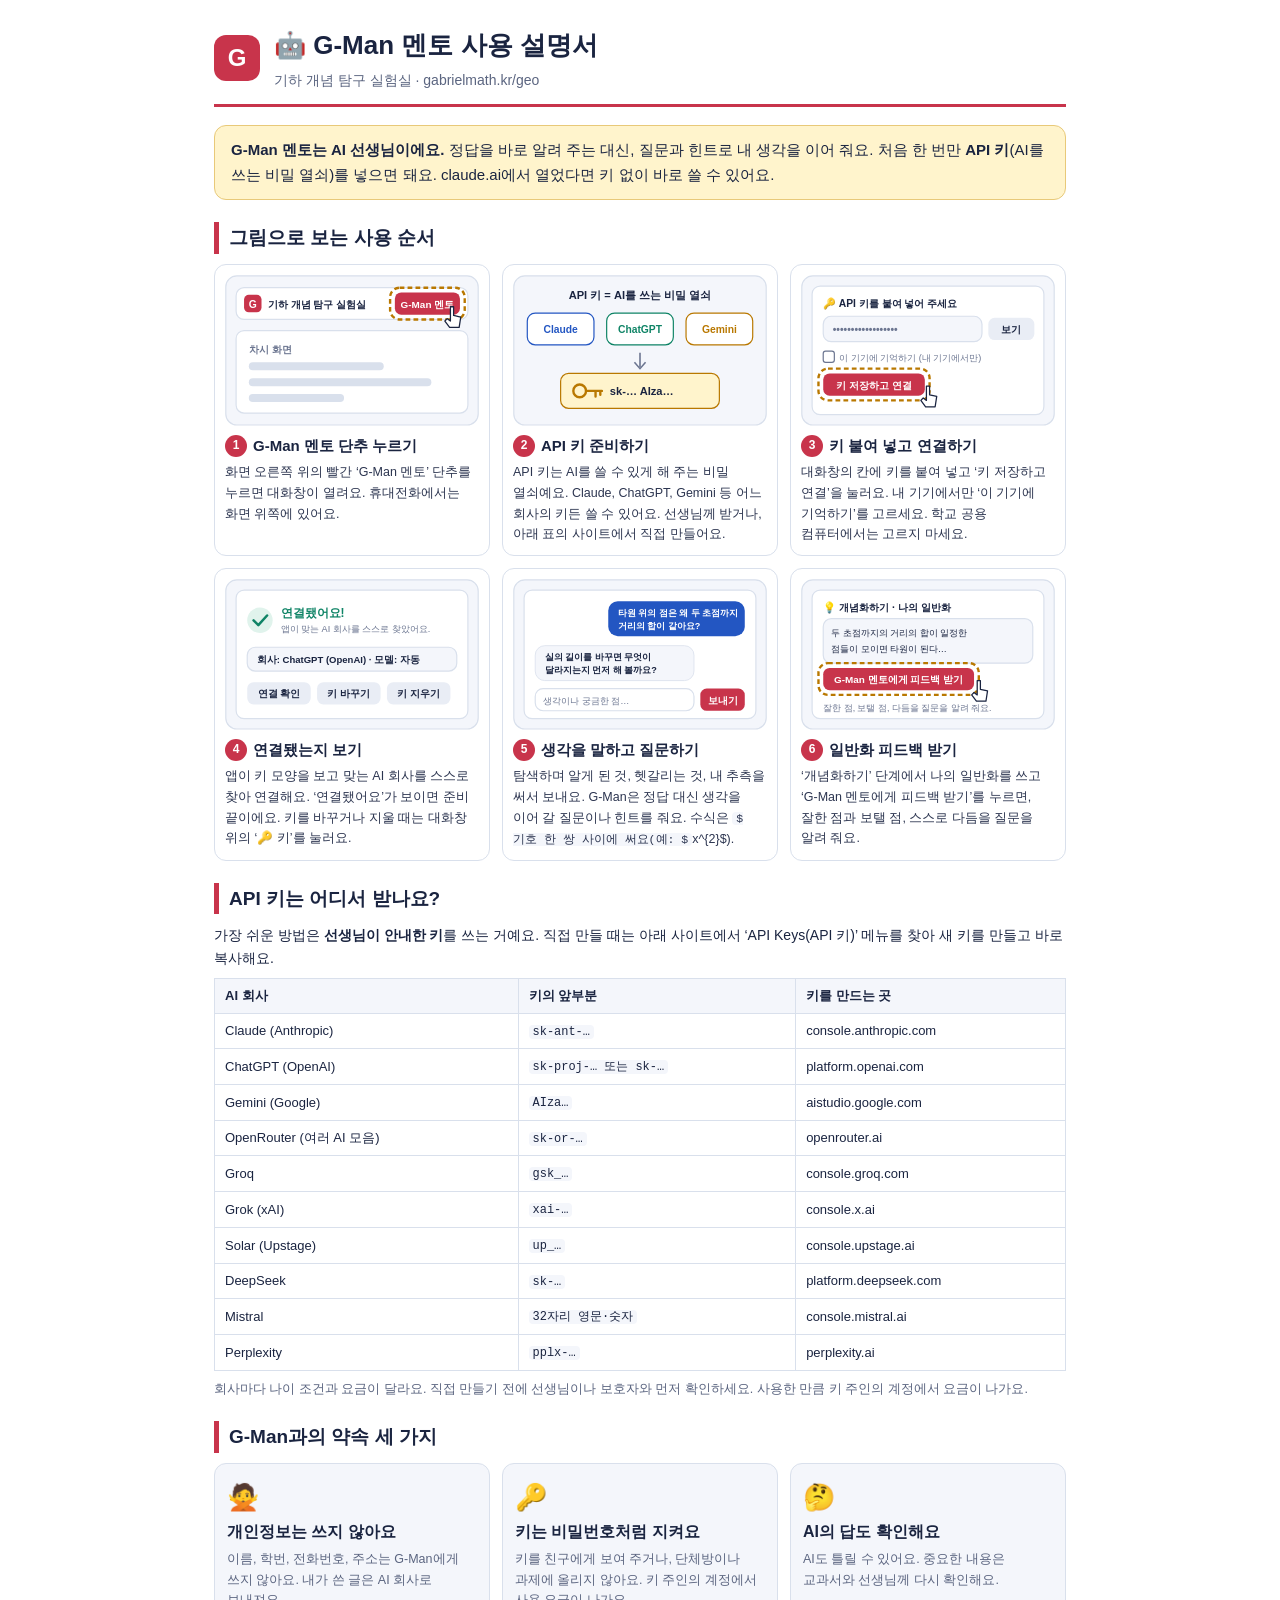
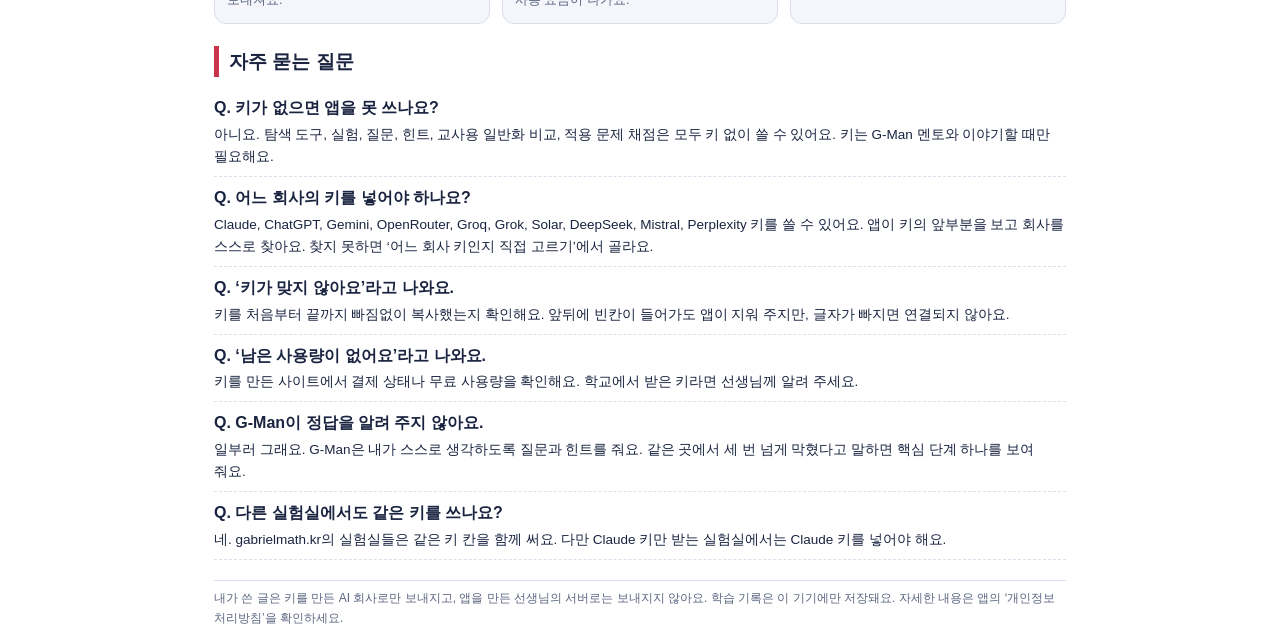
<file: geo/gman-guide.html>
<!doctype html><html lang="ko"><head><meta charset="utf-8"><meta name="viewport" content="width=device-width, initial-scale=1">
<title>G-Man 멘토 사용 설명서 · 기하 개념 탐구 실험실</title>
<style>
@page{size:A4;margin:14mm 13mm}
:root{--ink:#1A2440;--mu:#5B6580;--ln:#D9E0EC;--pa:#F4F6FB;--red:#C8344B}
*{box-sizing:border-box}body{margin:0;font-family:"IBM Plex Sans KR","Noto Sans CJK KR","Apple SD Gothic Neo","Malgun Gothic",sans-serif;color:var(--ink);line-height:1.65;background:#fff;word-break:keep-all}
.wrap{max-width:900px;margin:0 auto;padding:24px}
header{display:flex;align-items:center;gap:14px;border-bottom:3px solid var(--red);padding-bottom:12px;margin-bottom:18px}
.logo{width:46px;height:46px;border-radius:12px;background:var(--red);color:#fff;font-weight:800;font-size:24px;display:grid;place-items:center}
h1{margin:0;font-size:26px}header p{margin:2px 0 0;color:var(--mu);font-size:14px}
.lead{background:#FFF4CC;border:1px solid #E8C979;border-radius:12px;padding:12px 16px;font-size:15px;margin-bottom:18px}
h2{font-size:19px;margin:22px 0 10px;padding-left:10px;border-left:5px solid var(--red)}
ol.steps{list-style:none;margin:0;padding:0;display:grid;grid-template-columns:repeat(3,1fr);gap:12px}
.step{border:1px solid var(--ln);border-radius:12px;padding:10px;break-inside:avoid}
.step svg{width:100%;height:auto;display:block}
.step h3{font-size:15px;margin:8px 0 4px;display:flex;align-items:center;gap:6px}
.n{display:inline-grid;place-items:center;width:22px;height:22px;border-radius:50%;background:var(--red);color:#fff;font-size:12px}
.step p{margin:0;font-size:12.5px;color:#2C3550}
code{font-family:ui-monospace,Menlo,Consolas,monospace;background:var(--pa);border-radius:4px;padding:0 4px;font-size:.92em}
table{width:100%;border-collapse:collapse;font-size:13px}th,td{border:1px solid var(--ln);padding:6px 10px;text-align:left}th{background:var(--pa)}
.note{font-size:12.5px;color:var(--mu);margin:8px 0 0}
.prom{display:grid;grid-template-columns:repeat(3,1fr);gap:12px}.pr{border:1px solid var(--ln);border-radius:12px;padding:12px;background:var(--pa);break-inside:avoid}.pr .ic{font-size:26px;display:block}.pr p{margin:4px 0 0;font-size:12.5px;color:var(--mu)}
.qa{border-bottom:1px dashed var(--ln);padding:8px 0;break-inside:avoid}.qa p{margin:2px 0 0;font-size:13.5px}
.pb{break-before:page}
footer{margin-top:20px;font-size:12px;color:var(--mu);border-top:1px solid var(--ln);padding-top:8px}
@media screen and (max-width:640px){ol.steps,.prom{grid-template-columns:1fr}}
</style></head><body><div class="wrap">
<header><div class="logo">G</div><div><h1>🤖 G-Man 멘토 사용 설명서</h1><p>기하 개념 탐구 실험실 · gabrielmath.kr/geo</p></div></header>
<div class="lead"><b>G-Man 멘토는 AI 선생님이에요.</b> 정답을 바로 알려 주는 대신, 질문과 힌트로 내 생각을 이어 줘요. 처음 한 번만 <b>API 키</b>(AI를 쓰는 비밀 열쇠)를 넣으면 돼요. claude.ai에서 열었다면 키 없이 바로 쓸 수 있어요.</div>
<h2>그림으로 보는 사용 순서</h2><ol class="steps"><li class="step"><div class="pic"><svg viewBox="0 0 320 190" xmlns="http://www.w3.org/2000/svg" role="img"><rect x="1" y="1" width="318" height="188" rx="14" fill="#F4F6FB" stroke="#D9E0EC" stroke-width="1.5"/><rect x="14" y="16" width="292" height="40" rx="10" fill="#FFFFFF" stroke="#D9E0EC" stroke-width="1.5"/><rect x="24" y="25" width="22" height="22" rx="6" fill="#C8344B"/><text x="35" y="41" font-family="IBM Plex Sans KR,Noto Sans CJK KR,Apple SD Gothic Neo,Malgun Gothic,sans-serif" font-size="13" font-weight="800" fill="#FFFFFF" text-anchor="middle">G</text><text x="54" y="41" font-family="IBM Plex Sans KR,Noto Sans CJK KR,Apple SD Gothic Neo,Malgun Gothic,sans-serif" font-size="12.5" font-weight="700" fill="#1A2440" text-anchor="start">기하 개념 탐구 실험실</text><rect x="214" y="22" width="82" height="28" rx="8" fill="#C8344B"/><text x="255" y="41" font-family="IBM Plex Sans KR,Noto Sans CJK KR,Apple SD Gothic Neo,Malgun Gothic,sans-serif" font-size="12.5" font-weight="700" fill="#FFFFFF" text-anchor="middle">G-Man 멘토</text><rect x="208" y="16" width="94" height="40" rx="12" fill="none" stroke="#B97800" stroke-width="3" stroke-dasharray="6 4"/><g transform="translate(276 40)"><path d="M8 0 L8 18 L4 15 L1 18 L7 26 L19 26 L21 13 L12 11 L12 0 Z" fill="#FFFFFF" stroke="#1A2440" stroke-width="1.6" stroke-linejoin="round"/></g><rect x="14" y="70" width="292" height="104" rx="10" fill="#FFFFFF" stroke="#D9E0EC" stroke-width="1.5"/><text x="30" y="98" font-family="IBM Plex Sans KR,Noto Sans CJK KR,Apple SD Gothic Neo,Malgun Gothic,sans-serif" font-size="13" font-weight="600" fill="#6B7590" text-anchor="start">차시 화면</text><rect x="30" y="110" width="170" height="10" rx="5" fill="#D9E0EC"/><rect x="30" y="130" width="230" height="10" rx="5" fill="#D9E0EC"/><rect x="30" y="150" width="120" height="10" rx="5" fill="#D9E0EC"/></svg></div><h3><span class="n">1</span>G-Man 멘토 단추 누르기</h3><p>화면 오른쪽 위의 빨간 ‘G-Man 멘토’ 단추를 누르면 대화창이 열려요. 휴대전화에서는 화면 위쪽에 있어요.</p></li><li class="step"><div class="pic"><svg viewBox="0 0 320 190" xmlns="http://www.w3.org/2000/svg" role="img"><rect x="1" y="1" width="318" height="188" rx="14" fill="#F4F6FB" stroke="#D9E0EC" stroke-width="1.5"/><text x="160" y="30" font-family="IBM Plex Sans KR,Noto Sans CJK KR,Apple SD Gothic Neo,Malgun Gothic,sans-serif" font-size="14" font-weight="700" fill="#1A2440" text-anchor="middle">API 키 = AI를 쓰는 비밀 열쇠</text><rect x="18" y="48" width="84" height="40" rx="10" fill="#FFFFFF" stroke="#2356C2" stroke-width="1.5"/><text x="60" y="73" font-family="IBM Plex Sans KR,Noto Sans CJK KR,Apple SD Gothic Neo,Malgun Gothic,sans-serif" font-size="13" font-weight="700" fill="#2356C2" text-anchor="middle">Claude</text><rect x="118" y="48" width="84" height="40" rx="10" fill="#FFFFFF" stroke="#0F8466" stroke-width="1.5"/><text x="160" y="73" font-family="IBM Plex Sans KR,Noto Sans CJK KR,Apple SD Gothic Neo,Malgun Gothic,sans-serif" font-size="13" font-weight="700" fill="#0F8466" text-anchor="middle">ChatGPT</text><rect x="218" y="48" width="84" height="40" rx="10" fill="#FFFFFF" stroke="#B97800" stroke-width="1.5"/><text x="260" y="73" font-family="IBM Plex Sans KR,Noto Sans CJK KR,Apple SD Gothic Neo,Malgun Gothic,sans-serif" font-size="13" font-weight="700" fill="#B97800" text-anchor="middle">Gemini</text><path d="M160 98 v18" stroke="#6B7590" stroke-width="2"/><path d="M153 110 l7 8 7-8" fill="none" stroke="#6B7590" stroke-width="2"/><rect x="60" y="124" width="200" height="44" rx="10" fill="#FFF4CC" stroke="#B97800" stroke-width="1.5"/><g transform="translate(74 134)"><circle cx="10" cy="12" r="8" fill="none" stroke="#B97800" stroke-width="3"/><path d="M18 12 h20 M30 12 v7 M36 12 v5" stroke="#B97800" stroke-width="3" stroke-linecap="round"/></g><text x="122" y="151" font-family="IBM Plex Sans KR,Noto Sans CJK KR,Apple SD Gothic Neo,Malgun Gothic,sans-serif" font-size="14" font-weight="700" fill="#1A2440" text-anchor="start">sk-…  AIza…</text></svg></div><h3><span class="n">2</span>API 키 준비하기</h3><p>API 키는 AI를 쓸 수 있게 해 주는 비밀 열쇠예요. Claude, ChatGPT, Gemini 등 어느 회사의 키든 쓸 수 있어요. 선생님께 받거나, 아래 표의 사이트에서 직접 만들어요.</p></li><li class="step"><div class="pic"><svg viewBox="0 0 320 190" xmlns="http://www.w3.org/2000/svg" role="img"><rect x="1" y="1" width="318" height="188" rx="14" fill="#F4F6FB" stroke="#D9E0EC" stroke-width="1.5"/><rect x="14" y="14" width="292" height="162" rx="10" fill="#FFFFFF" stroke="#D9E0EC" stroke-width="1.5"/><text x="28" y="40" font-family="IBM Plex Sans KR,Noto Sans CJK KR,Apple SD Gothic Neo,Malgun Gothic,sans-serif" font-size="13" font-weight="700" fill="#1A2440" text-anchor="start">🔑 API 키를 붙여 넣어 주세요</text><rect x="28" y="52" width="200" height="32" rx="10" fill="#F4F6FB" stroke="#D9E0EC" stroke-width="1.5"/><text x="40" y="73" font-family="IBM Plex Sans KR,Noto Sans CJK KR,Apple SD Gothic Neo,Malgun Gothic,sans-serif" font-size="13" font-weight="600" fill="#6B7590" text-anchor="start">••••••••••••••••••</text><rect x="236" y="54" width="58" height="28" rx="8" fill="#E9EDF5"/><text x="265" y="73" font-family="IBM Plex Sans KR,Noto Sans CJK KR,Apple SD Gothic Neo,Malgun Gothic,sans-serif" font-size="12.5" font-weight="700" fill="#1A2440" text-anchor="middle">보기</text><rect x="28" y="96" width="14" height="14" rx="3" fill="#FFFFFF" stroke="#6B7590" stroke-width="1.5"/><text x="48" y="108" font-family="IBM Plex Sans KR,Noto Sans CJK KR,Apple SD Gothic Neo,Malgun Gothic,sans-serif" font-size="11.5" font-weight="500" fill="#6B7590" text-anchor="start">이 기기에 기억하기 (내 기기에서만)</text><rect x="28" y="124" width="128" height="28" rx="8" fill="#C8344B"/><text x="92" y="143" font-family="IBM Plex Sans KR,Noto Sans CJK KR,Apple SD Gothic Neo,Malgun Gothic,sans-serif" font-size="12.5" font-weight="700" fill="#FFFFFF" text-anchor="middle">키 저장하고 연결</text><rect x="22" y="118" width="140" height="40" rx="12" fill="none" stroke="#B97800" stroke-width="3" stroke-dasharray="6 4"/><g transform="translate(150 140)"><path d="M8 0 L8 18 L4 15 L1 18 L7 26 L19 26 L21 13 L12 11 L12 0 Z" fill="#FFFFFF" stroke="#1A2440" stroke-width="1.6" stroke-linejoin="round"/></g></svg></div><h3><span class="n">3</span>키 붙여 넣고 연결하기</h3><p>대화창의 칸에 키를 붙여 넣고 ‘키 저장하고 연결’을 눌러요. 내 기기에서만 ‘이 기기에 기억하기’를 고르세요. 학교 공용 컴퓨터에서는 고르지 마세요.</p></li><li class="step"><div class="pic"><svg viewBox="0 0 320 190" xmlns="http://www.w3.org/2000/svg" role="img"><rect x="1" y="1" width="318" height="188" rx="14" fill="#F4F6FB" stroke="#D9E0EC" stroke-width="1.5"/><rect x="14" y="14" width="292" height="162" rx="10" fill="#FFFFFF" stroke="#D9E0EC" stroke-width="1.5"/><circle cx="44" cy="52" r="16" fill="#E0F3EC"/><path d="M36 52 l6 6 11-12" fill="none" stroke="#0F8466" stroke-width="3.2" stroke-linecap="round" stroke-linejoin="round"/><text x="70" y="48" font-family="IBM Plex Sans KR,Noto Sans CJK KR,Apple SD Gothic Neo,Malgun Gothic,sans-serif" font-size="15" font-weight="800" fill="#0F8466" text-anchor="start">연결됐어요!</text><text x="70" y="67" font-family="IBM Plex Sans KR,Noto Sans CJK KR,Apple SD Gothic Neo,Malgun Gothic,sans-serif" font-size="11.5" font-weight="500" fill="#6B7590" text-anchor="start">앱이 맞는 AI 회사를 스스로 찾았어요.</text><rect x="28" y="86" width="264" height="30" rx="10" fill="#F4F6FB" stroke="#D9E0EC" stroke-width="1.5"/><text x="40" y="106" font-family="IBM Plex Sans KR,Noto Sans CJK KR,Apple SD Gothic Neo,Malgun Gothic,sans-serif" font-size="12" font-weight="600" fill="#1A2440" text-anchor="start">회사: ChatGPT (OpenAI) · 모델: 자동</text><rect x="28" y="130" width="80" height="28" rx="8" fill="#E9EDF5"/><text x="68" y="149" font-family="IBM Plex Sans KR,Noto Sans CJK KR,Apple SD Gothic Neo,Malgun Gothic,sans-serif" font-size="12.5" font-weight="700" fill="#1A2440" text-anchor="middle">연결 확인</text><rect x="116" y="130" width="80" height="28" rx="8" fill="#E9EDF5"/><text x="156" y="149" font-family="IBM Plex Sans KR,Noto Sans CJK KR,Apple SD Gothic Neo,Malgun Gothic,sans-serif" font-size="12.5" font-weight="700" fill="#1A2440" text-anchor="middle">키 바꾸기</text><rect x="204" y="130" width="80" height="28" rx="8" fill="#E9EDF5"/><text x="244" y="149" font-family="IBM Plex Sans KR,Noto Sans CJK KR,Apple SD Gothic Neo,Malgun Gothic,sans-serif" font-size="12.5" font-weight="700" fill="#1A2440" text-anchor="middle">키 지우기</text></svg></div><h3><span class="n">4</span>연결됐는지 보기</h3><p>앱이 키 모양을 보고 맞는 AI 회사를 스스로 찾아 연결해요. ‘연결됐어요’가 보이면 준비 끝이에요. 키를 바꾸거나 지울 때는 대화창 위의 ‘🔑 키’를 눌러요.</p></li><li class="step"><div class="pic"><svg viewBox="0 0 320 190" xmlns="http://www.w3.org/2000/svg" role="img"><rect x="1" y="1" width="318" height="188" rx="14" fill="#F4F6FB" stroke="#D9E0EC" stroke-width="1.5"/><rect x="14" y="14" width="292" height="162" rx="10" fill="#FFFFFF" stroke="#D9E0EC" stroke-width="1.5"/><rect x="120" y="28" width="172" height="44" rx="12" fill="#2356C2"/><text x="132" y="46" font-family="IBM Plex Sans KR,Noto Sans CJK KR,Apple SD Gothic Neo,Malgun Gothic,sans-serif" font-size="11.5" font-weight="600" fill="#FFFFFF" text-anchor="start">타원 위의 점은 왜 두 초점까지</text><text x="132" y="63" font-family="IBM Plex Sans KR,Noto Sans CJK KR,Apple SD Gothic Neo,Malgun Gothic,sans-serif" font-size="11.5" font-weight="600" fill="#FFFFFF" text-anchor="start">거리의 합이 같아요?</text><rect x="28" y="84" width="200" height="44" rx="12" fill="#F4F6FB" stroke="#D9E0EC"/><text x="40" y="102" font-family="IBM Plex Sans KR,Noto Sans CJK KR,Apple SD Gothic Neo,Malgun Gothic,sans-serif" font-size="11.5" font-weight="600" fill="#1A2440" text-anchor="start">실의 길이를 바꾸면 무엇이</text><text x="40" y="119" font-family="IBM Plex Sans KR,Noto Sans CJK KR,Apple SD Gothic Neo,Malgun Gothic,sans-serif" font-size="11.5" font-weight="600" fill="#1A2440" text-anchor="start">달라지는지 먼저 해 볼까요?</text><rect x="28" y="138" width="200" height="28" rx="10" fill="#FFFFFF" stroke="#D9E0EC" stroke-width="1.5"/><text x="38" y="157" font-family="IBM Plex Sans KR,Noto Sans CJK KR,Apple SD Gothic Neo,Malgun Gothic,sans-serif" font-size="11.5" font-weight="500" fill="#6B7590" text-anchor="start">생각이나 궁금한 점…</text><rect x="236" y="138" width="56" height="28" rx="8" fill="#C8344B"/><text x="264" y="157" font-family="IBM Plex Sans KR,Noto Sans CJK KR,Apple SD Gothic Neo,Malgun Gothic,sans-serif" font-size="12.5" font-weight="700" fill="#FFFFFF" text-anchor="middle">보내기</text></svg></div><h3><span class="n">5</span>생각을 말하고 질문하기</h3><p>탐색하며 알게 된 것, 헷갈리는 것, 내 추측을 써서 보내요. G-Man은 정답 대신 생각을 이어 갈 질문이나 힌트를 줘요. 수식은 <code>$ 기호 한 쌍 사이에 써요(예: $</code>x^{2}$).</p></li><li class="step"><div class="pic"><svg viewBox="0 0 320 190" xmlns="http://www.w3.org/2000/svg" role="img"><rect x="1" y="1" width="318" height="188" rx="14" fill="#F4F6FB" stroke="#D9E0EC" stroke-width="1.5"/><rect x="14" y="14" width="292" height="162" rx="10" fill="#FFFFFF" stroke="#D9E0EC" stroke-width="1.5"/><text x="28" y="40" font-family="IBM Plex Sans KR,Noto Sans CJK KR,Apple SD Gothic Neo,Malgun Gothic,sans-serif" font-size="13" font-weight="700" fill="#1A2440" text-anchor="start">💡 개념화하기 · 나의 일반화</text><rect x="28" y="50" width="264" height="56" rx="10" fill="#F4F6FB" stroke="#D9E0EC" stroke-width="1.5"/><text x="38" y="72" font-family="IBM Plex Sans KR,Noto Sans CJK KR,Apple SD Gothic Neo,Malgun Gothic,sans-serif" font-size="11.5" font-weight="500" fill="#1A2440" text-anchor="start">두 초점까지의 거리의 합이 일정한</text><text x="38" y="92" font-family="IBM Plex Sans KR,Noto Sans CJK KR,Apple SD Gothic Neo,Malgun Gothic,sans-serif" font-size="11.5" font-weight="500" fill="#1A2440" text-anchor="start">점들이 모이면 타원이 된다…</text><rect x="28" y="112" width="190" height="28" rx="8" fill="#C8344B"/><text x="123" y="131" font-family="IBM Plex Sans KR,Noto Sans CJK KR,Apple SD Gothic Neo,Malgun Gothic,sans-serif" font-size="12.5" font-weight="700" fill="#FFFFFF" text-anchor="middle">G-Man 멘토에게 피드백 받기</text><rect x="22" y="106" width="202" height="40" rx="12" fill="none" stroke="#B97800" stroke-width="3" stroke-dasharray="6 4"/><g transform="translate(214 128)"><path d="M8 0 L8 18 L4 15 L1 18 L7 26 L19 26 L21 13 L12 11 L12 0 Z" fill="#FFFFFF" stroke="#1A2440" stroke-width="1.6" stroke-linejoin="round"/></g><text x="28" y="166" font-family="IBM Plex Sans KR,Noto Sans CJK KR,Apple SD Gothic Neo,Malgun Gothic,sans-serif" font-size="11" font-weight="500" fill="#6B7590" text-anchor="start">잘한 점, 보탤 점, 다듬을 질문을 알려 줘요.</text></svg></div><h3><span class="n">6</span>일반화 피드백 받기</h3><p>‘개념화하기’ 단계에서 나의 일반화를 쓰고 ‘G-Man 멘토에게 피드백 받기’를 누르면, 잘한 점과 보탤 점, 스스로 다듬을 질문을 알려 줘요.</p></li></ol>
<h2 class="pb">API 키는 어디서 받나요?</h2>
<p style="margin:0 0 8px;font-size:14px">가장 쉬운 방법은 <b>선생님이 안내한 키</b>를 쓰는 거예요. 직접 만들 때는 아래 사이트에서 ‘API Keys(API 키)’ 메뉴를 찾아 새 키를 만들고 바로 복사해요.</p>
<table><tr><th>AI 회사</th><th>키의 앞부분</th><th>키를 만드는 곳</th></tr><tr><td>Claude (Anthropic)</td><td><code>sk-ant-…</code></td><td>console.anthropic.com</td></tr><tr><td>ChatGPT (OpenAI)</td><td><code>sk-proj-… 또는 sk-…</code></td><td>platform.openai.com</td></tr><tr><td>Gemini (Google)</td><td><code>AIza…</code></td><td>aistudio.google.com</td></tr><tr><td>OpenRouter (여러 AI 모음)</td><td><code>sk-or-…</code></td><td>openrouter.ai</td></tr><tr><td>Groq</td><td><code>gsk_…</code></td><td>console.groq.com</td></tr><tr><td>Grok (xAI)</td><td><code>xai-…</code></td><td>console.x.ai</td></tr><tr><td>Solar (Upstage)</td><td><code>up_…</code></td><td>console.upstage.ai</td></tr><tr><td>DeepSeek</td><td><code>sk-…</code></td><td>platform.deepseek.com</td></tr><tr><td>Mistral</td><td><code>32자리 영문·숫자</code></td><td>console.mistral.ai</td></tr><tr><td>Perplexity</td><td><code>pplx-…</code></td><td>perplexity.ai</td></tr></table>
<p class="note">회사마다 나이 조건과 요금이 달라요. 직접 만들기 전에 선생님이나 보호자와 먼저 확인하세요. 사용한 만큼 키 주인의 계정에서 요금이 나가요.</p>
<h2>G-Man과의 약속 세 가지</h2><div class="prom"><div class="pr"><span class="ic">🙅</span><b>개인정보는 쓰지 않아요</b><p>이름, 학번, 전화번호, 주소는 G-Man에게 쓰지 않아요. 내가 쓴 글은 AI 회사로 보내져요.</p></div><div class="pr"><span class="ic">🔑</span><b>키는 비밀번호처럼 지켜요</b><p>키를 친구에게 보여 주거나, 단체방이나 과제에 올리지 않아요. 키 주인의 계정에서 사용 요금이 나가요.</p></div><div class="pr"><span class="ic">🤔</span><b>AI의 답도 확인해요</b><p>AI도 틀릴 수 있어요. 중요한 내용은 교과서와 선생님께 다시 확인해요.</p></div></div>
<h2>자주 묻는 질문</h2><div class="qa"><b>Q. 키가 없으면 앱을 못 쓰나요?</b><p>아니요. 탐색 도구, 실험, 질문, 힌트, 교사용 일반화 비교, 적용 문제 채점은 모두 키 없이 쓸 수 있어요. 키는 G-Man 멘토와 이야기할 때만 필요해요.</p></div><div class="qa"><b>Q. 어느 회사의 키를 넣어야 하나요?</b><p>Claude, ChatGPT, Gemini, OpenRouter, Groq, Grok, Solar, DeepSeek, Mistral, Perplexity 키를 쓸 수 있어요. 앱이 키의 앞부분을 보고 회사를 스스로 찾아요. 찾지 못하면 ‘어느 회사 키인지 직접 고르기’에서 골라요.</p></div><div class="qa"><b>Q. ‘키가 맞지 않아요’라고 나와요.</b><p>키를 처음부터 끝까지 빠짐없이 복사했는지 확인해요. 앞뒤에 빈칸이 들어가도 앱이 지워 주지만, 글자가 빠지면 연결되지 않아요.</p></div><div class="qa"><b>Q. ‘남은 사용량이 없어요’라고 나와요.</b><p>키를 만든 사이트에서 결제 상태나 무료 사용량을 확인해요. 학교에서 받은 키라면 선생님께 알려 주세요.</p></div><div class="qa"><b>Q. G-Man이 정답을 알려 주지 않아요.</b><p>일부러 그래요. G-Man은 내가 스스로 생각하도록 질문과 힌트를 줘요. 같은 곳에서 세 번 넘게 막혔다고 말하면 핵심 단계 하나를 보여 줘요.</p></div><div class="qa"><b>Q. 다른 실험실에서도 같은 키를 쓰나요?</b><p>네. gabrielmath.kr의 실험실들은 같은 키 칸을 함께 써요. 다만 Claude 키만 받는 실험실에서는 Claude 키를 넣어야 해요.</p></div>
<footer>내가 쓴 글은 키를 만든 AI 회사로만 보내지고, 앱을 만든 선생님의 서버로는 보내지지 않아요. 학습 기록은 이 기기에만 저장돼요. 자세한 내용은 앱의 ‘개인정보 처리방침’을 확인하세요.</footer>
</div></body></html>
</file>
